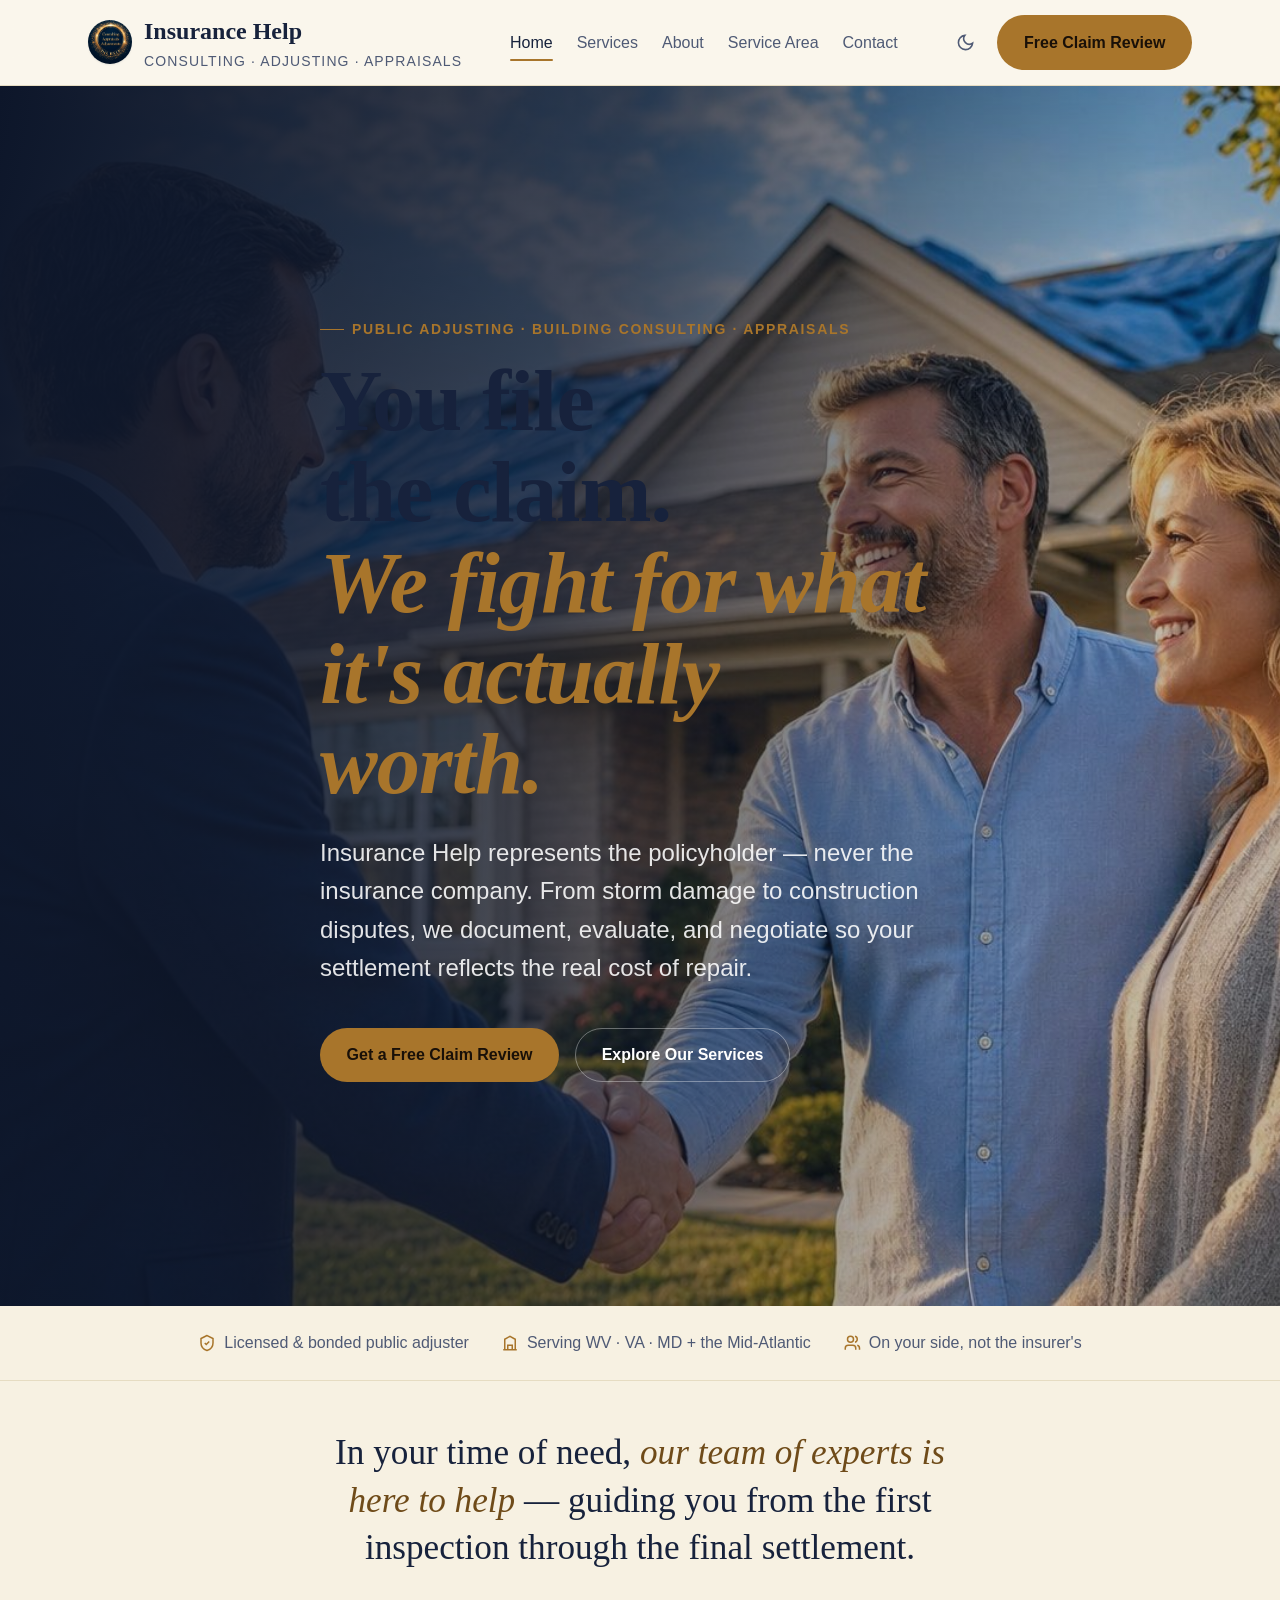
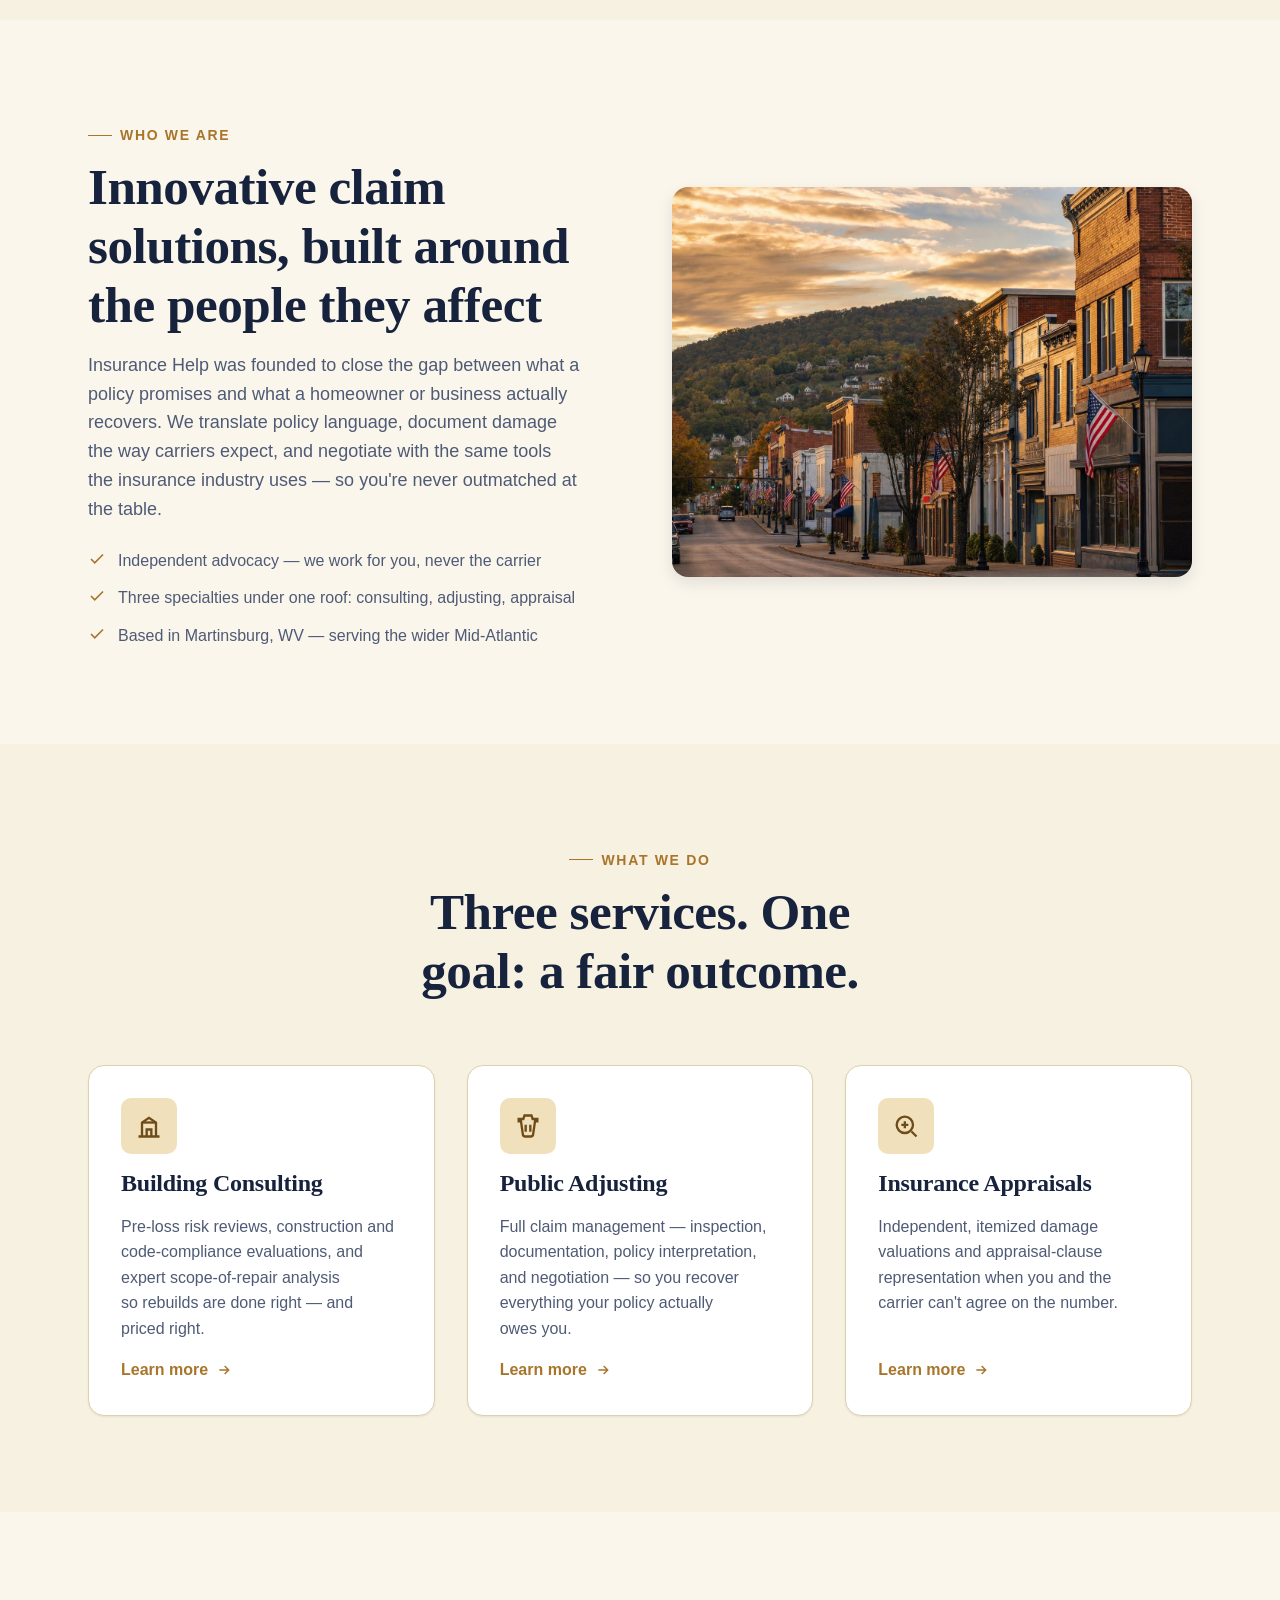
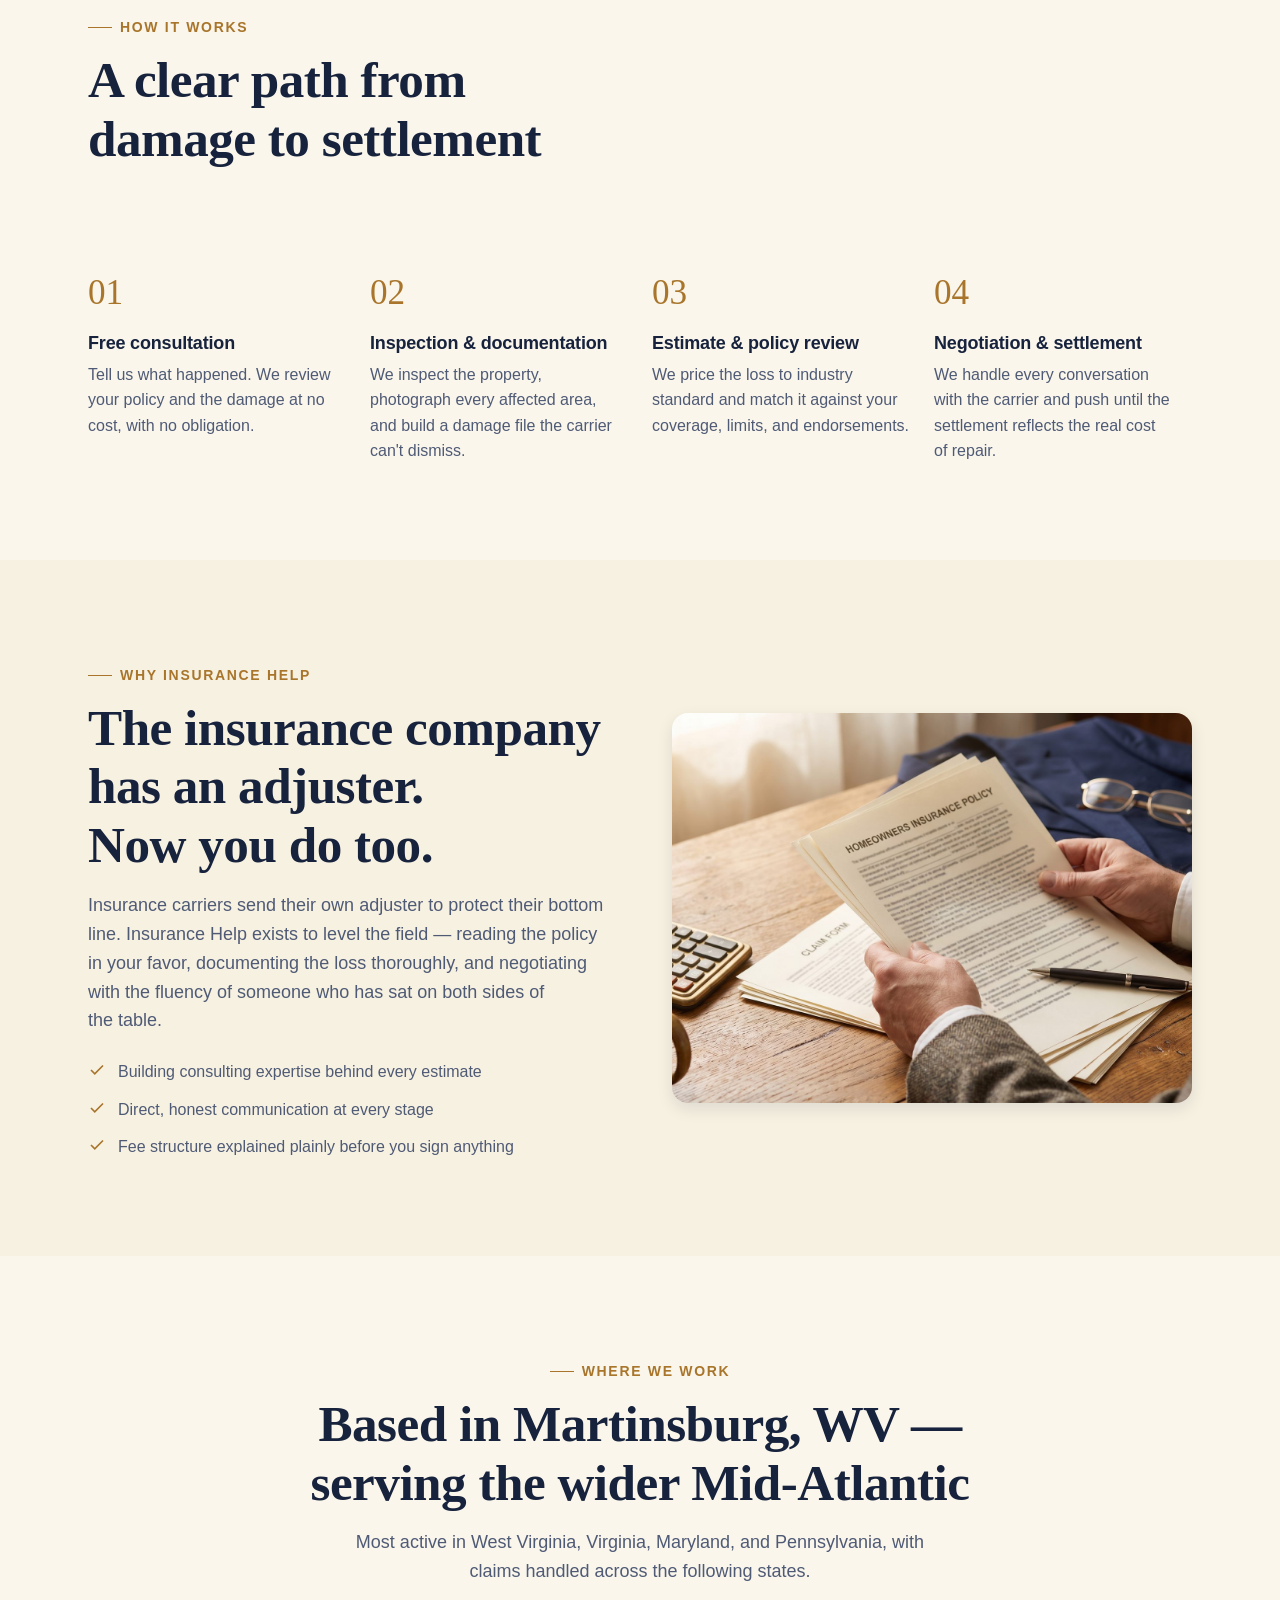
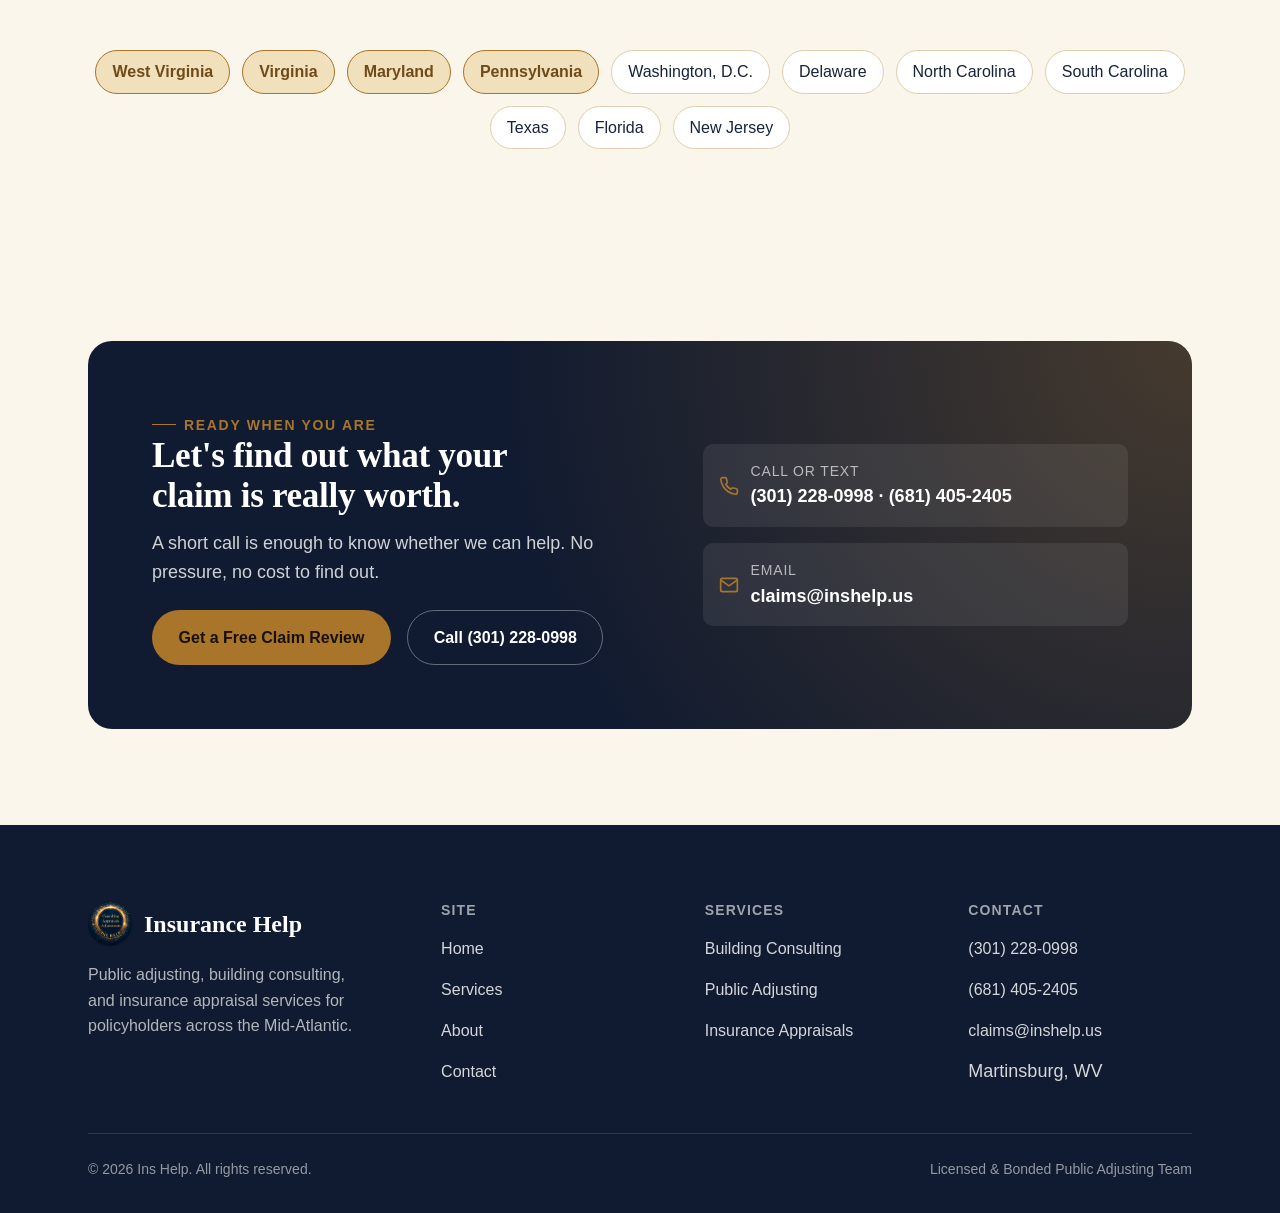
<file: index.html>
<!doctype html>
<html lang="en">
<head>
<meta charset="UTF-8" />
<meta name="viewport" content="width=device-width, initial-scale=1.0" />
<title>Insurance Help | Public Adjusting, Building Consulting & Insurance Appraisals</title>
<meta name="description" content="Insurance Help represents policyholders — not insurance companies — across WV, VA, MD and beyond. Public adjusting, building consulting, and insurance appraisal services for a fair, fully-documented claim." />
<link rel="canonical" href="https://inshelp.us/" />
<meta name="robots" content="index, follow" />
<meta property="og:title" content="Insurance Help | Public Adjusting, Building Consulting & Insurance Appraisals" />
<meta property="og:description" content="Insurance Help represents policyholders — not insurance companies — across the Mid-Atlantic. Get a fair, fully-documented settlement." />
<meta property="og:type" content="website" />
<meta property="og:url" content="https://inshelp.us/" />
<meta property="og:image" content="./assets/images/hero-home.jpg" />
<link rel="icon" href="./assets/images/logo-badge.jpg" />
<link rel="preconnect" href="https://api.fontshare.com" />
<link href="https://api.fontshare.com/v2/css?f[]=zodiak@400,500,600,700&f[]=general-sans@400,500,600,700&display=swap" rel="stylesheet" />
<link rel="stylesheet" href="./base.css" />
<link rel="stylesheet" href="./style.css" />
<script type="application/ld+json">
{
  "@context": "https://schema.org",
  "@type": "InsuranceAgency",
  "name": "Insurance Help",
  "description": "Public adjusting, building consulting, and insurance appraisal services for policyholders across the Eastern Panhandle of West Virginia and the Mid-Atlantic.",
  "areaServed": ["West Virginia","Virginia","Maryland","Pennsylvania","District of Columbia","Delaware","North Carolina","South Carolina","Texas","Florida","New Jersey","Berkeley County, WV","Jefferson County, WV","Morgan County, WV","Hampshire County, WV","Allegany County, MD","Garrett County, MD","Frederick County, MD","Washington County, MD","Montgomery County, MD","Carroll County, MD","Howard County, MD","Charles County, MD","Calvert County, MD","Baltimore County, MD","Anne Arundel County, MD","St. Mary's County, MD","Frederick County, VA","Clarke County, VA","Loudoun County, VA","Fairfax County, VA","Arlington County, VA","Alexandria, VA","Prince William County, VA","Fauquier County, VA","Warren County, VA","Shenandoah County, VA","Culpeper County, VA","Stafford County, VA","Rockingham County, VA","Page County, VA"],
  "address": { "@type": "PostalAddress", "addressLocality": "Martinsburg", "addressRegion": "WV", "addressCountry": "US" },
  "telephone": "+13012280998",
  "email": "claims@inshelp.us",
  "url": "https://inshelp.us/"
}
</script>
</head>
<body>
<a class="sr-only" href="#main">Skip to content</a>

<header class="header">
  <div class="container header-inner">
    <a href="./index.html" class="brand">
      <span class="brand-mark"><img src="./assets/images/logo-badge.jpg" alt="Insurance Help logo" width="44" height="44" /></span>
      <span class="brand-word">Insurance Help<span>Consulting · Adjusting · Appraisals</span></span>
    </a>
    <nav class="nav" aria-label="Primary">
      <ul class="nav-links">
        <li><a href="./index.html" aria-current="page">Home</a></li>
        <li><a href="./services.html">Services</a></li>
        <li><a href="./about.html">About</a></li>
        <li><a href="./about.html#service-area">Service Area</a></li>
        <li><a href="./contact.html">Contact</a></li>
      </ul>
    </nav>
    <div class="header-actions">
      <button class="icon-btn" data-theme-toggle aria-label="Switch theme"></button>
      <a href="./contact.html" class="btn btn--primary btn--primary-desktop">Free Claim Review</a>
      <button class="icon-btn nav-toggle" data-nav-toggle aria-label="Open menu">
        <svg viewBox="0 0 24 24" fill="none" stroke="currentColor" stroke-width="2" stroke-linecap="round"><path d="M3 6h18M3 12h18M3 18h18"/></svg>
      </button>
    </div>
  </div>
</header>

<div class="mobile-panel" data-mobile-panel>
  <div class="mobile-panel-top">
    <span class="brand"><span class="brand-mark"><img src="./assets/images/logo-badge.jpg" alt="" width="44" height="44" /></span> Insurance Help</span>
    <button class="icon-btn" data-mobile-close aria-label="Close menu">
      <svg viewBox="0 0 24 24" fill="none" stroke="currentColor" stroke-width="2" stroke-linecap="round"><path d="M18 6 6 18M6 6l12 12"/></svg>
    </button>
  </div>
  <a href="./index.html">Home</a>
  <a href="./services.html">Services</a>
  <a href="./about.html">About</a>
  <a href="./about.html#service-area">Service Area</a>
  <a href="./contact.html">Contact</a>
  <a href="./contact.html" class="btn btn--primary btn--block">Free Claim Review</a>
</div>

<main id="main">

  <!-- Hero -->
  <section class="hero">
    <div class="hero-media">
      <img src="./assets/images/hero-home.jpg" alt="An Insurance Help public adjuster shaking hands with a homeowner couple in front of their storm-damaged home" loading="eager" />
    </div>
    <div class="container hero-content">
      <span class="eyebrow">Public Adjusting · Building Consulting · Appraisals</span>
      <h1>You file the claim.<br /><em>We fight for what it's actually worth.</em></h1>
      <p class="lede">Insurance Help represents the policyholder — never the insurance company. From storm damage to construction disputes, we document, evaluate, and negotiate so your settlement reflects the real cost of repair.</p>
      <div class="hero-actions">
        <a href="./contact.html" class="btn btn--primary">Get a Free Claim Review</a>
        <a href="./services.html" class="btn btn--on-dark">Explore Our Services</a>
      </div>
    </div>
  </section>

  <!-- Trust bar -->
  <div class="trust-bar">
    <div class="container">
      <ul class="trust-list">
        <li><svg viewBox="0 0 24 24" fill="none" stroke="currentColor" stroke-width="2"><path d="M12 2 4 6v6c0 5 3.5 8.5 8 10 4.5-1.5 8-5 8-10V6l-8-4Z"/><path d="m9 12 2 2 4-4"/></svg> Licensed &amp; bonded public adjuster</li>
        <li><svg viewBox="0 0 24 24" fill="none" stroke="currentColor" stroke-width="2"><path d="M3 21h18M5 21V7l7-4 7 4v14M9 21v-6h6v6"/></svg> Serving WV · VA · MD + the Mid-Atlantic</li>
        <li><svg viewBox="0 0 24 24" fill="none" stroke="currentColor" stroke-width="2"><path d="M17 21v-2a4 4 0 0 0-4-4H7a4 4 0 0 0-4 4v2"/><circle cx="10" cy="7" r="4"/><path d="M22 21v-2a4 4 0 0 0-3-3.87"/><path d="M16 3.13a4 4 0 0 1 0 7.75"/></svg> On your side, not the insurer's</li>
      </ul>
    </div>
  </div>

  <!-- Reassurance -->
  <section class="reassurance">
    <div class="container">
      <p class="reassurance-text">In your time of need, <em>our team of experts is here to help</em> — guiding you from the first inspection through the final settlement.</p>
    </div>
  </section>

  <!-- Intro -->
  <section>
    <div class="container">
      <div class="split">
        <div class="split-body" data-reveal>
          <span class="eyebrow">Who we are</span>
          <h2 class="section-title">Innovative claim solutions, built around the people they affect</h2>
          <p class="text-muted" style="margin-top: var(--space-4);">Insurance Help was founded to close the gap between what a policy promises and what a homeowner or business actually recovers. We translate policy language, document damage the way carriers expect, and negotiate with the same tools the insurance industry uses — so you're never outmatched at the table.</p>
          <ul>
            <li><svg viewBox="0 0 24 24" fill="none" stroke="currentColor" stroke-width="2.2"><path d="M20 6 9 17l-5-5"/></svg> Independent advocacy — we work for you, never the carrier</li>
            <li><svg viewBox="0 0 24 24" fill="none" stroke="currentColor" stroke-width="2.2"><path d="M20 6 9 17l-5-5"/></svg> Three specialties under one roof: consulting, adjusting, appraisal</li>
            <li><svg viewBox="0 0 24 24" fill="none" stroke="currentColor" stroke-width="2.2"><path d="M20 6 9 17l-5-5"/></svg> Based in Martinsburg, WV — serving the wider Mid-Atlantic</li>
          </ul>
        </div>
        <div class="split-media" data-reveal>
          <img src="./assets/images/about-town.jpg" alt="Historic Main Street in the Eastern Panhandle of West Virginia" loading="lazy" />
        </div>
      </div>
    </div>
  </section>

  <!-- Services -->
  <section class="section--offset" id="services">
    <div class="container">
      <div class="section-head section-head--center" data-reveal>
        <span class="eyebrow">What we do</span>
        <h2 class="section-title">Three services. One goal: a fair outcome.</h2>
      </div>
      <div class="grid grid--3">
        <div class="service-card" data-reveal>
          <div class="service-icon"><svg viewBox="0 0 24 24" fill="none" stroke="currentColor" stroke-width="2"><path d="M3 21h18M6 21V9l6-4 6 4v12M10 21v-6h4v6"/><path d="M6 9h12"/></svg></div>
          <h3 class="card-title">Building Consulting</h3>
          <p>Pre-loss risk reviews, construction and code-compliance evaluations, and expert scope-of-repair analysis so rebuilds are done right — and priced right.</p>
          <a class="card-link" href="./services.html#consulting">Learn more <svg viewBox="0 0 24 24" fill="none" stroke="currentColor" stroke-width="2.2"><path d="M5 12h14M13 6l6 6-6 6"/></svg></a>
        </div>
        <div class="service-card" data-reveal>
          <div class="service-icon"><svg viewBox="0 0 24 24" fill="none" stroke="currentColor" stroke-width="2"><path d="M9 3h6l1 3h4v2h-2l-1.6 11.2A2 2 0 0 1 14.4 21H9.6a2 2 0 0 1-2-1.8L6 8H4V6h4l1-3Z"/><path d="M10 11v6M14 11v6"/></svg></div>
          <h3 class="card-title">Public Adjusting</h3>
          <p>Full claim management — inspection, documentation, policy interpretation, and negotiation — so you recover everything your policy actually owes you.</p>
          <a class="card-link" href="./services.html#adjusting">Learn more <svg viewBox="0 0 24 24" fill="none" stroke="currentColor" stroke-width="2.2"><path d="M5 12h14M13 6l6 6-6 6"/></svg></a>
        </div>
        <div class="service-card" data-reveal>
          <div class="service-icon"><svg viewBox="0 0 24 24" fill="none" stroke="currentColor" stroke-width="2"><circle cx="11" cy="11" r="7"/><path d="m21 21-4.3-4.3"/><path d="M11 8v6M8 11h6"/></svg></div>
          <h3 class="card-title">Insurance Appraisals</h3>
          <p>Independent, itemized damage valuations and appraisal-clause representation when you and the carrier can't agree on the number.</p>
          <a class="card-link" href="./services.html#appraisals">Learn more <svg viewBox="0 0 24 24" fill="none" stroke="currentColor" stroke-width="2.2"><path d="M5 12h14M13 6l6 6-6 6"/></svg></a>
        </div>
      </div>
    </div>
  </section>

  <!-- Process -->
  <section>
    <div class="container">
      <div class="section-head" data-reveal>
        <span class="eyebrow">How it works</span>
        <h2 class="section-title">A clear path from damage to settlement</h2>
      </div>
      <div class="steps">
        <div class="step" data-reveal>
          <h3>Free consultation</h3>
          <p>Tell us what happened. We review your policy and the damage at no cost, with no obligation.</p>
        </div>
        <div class="step" data-reveal>
          <h3>Inspection &amp; documentation</h3>
          <p>We inspect the property, photograph every affected area, and build a damage file the carrier can't dismiss.</p>
        </div>
        <div class="step" data-reveal>
          <h3>Estimate &amp; policy review</h3>
          <p>We price the loss to industry standard and match it against your coverage, limits, and endorsements.</p>
        </div>
        <div class="step" data-reveal>
          <h3>Negotiation &amp; settlement</h3>
          <p>We handle every conversation with the carrier and push until the settlement reflects the real cost of repair.</p>
        </div>
      </div>
    </div>
  </section>

  <!-- Why choose us -->
  <section class="section--offset">
    <div class="container">
      <div class="split reverse">
        <div class="split-media" data-reveal>
          <img src="./assets/images/cta-consult.jpg" alt="Reviewing a homeowners insurance policy and claim paperwork" loading="lazy" />
        </div>
        <div class="split-body" data-reveal>
          <span class="eyebrow">Why Insurance Help</span>
          <h2 class="section-title">The insurance company has an adjuster. Now you do too.</h2>
          <p class="text-muted" style="margin-top: var(--space-4);">Insurance carriers send their own adjuster to protect their bottom line. Insurance Help exists to level the field — reading the policy in your favor, documenting the loss thoroughly, and negotiating with the fluency of someone who has sat on both sides of the table.</p>
          <ul>
            <li><svg viewBox="0 0 24 24" fill="none" stroke="currentColor" stroke-width="2.2"><path d="M20 6 9 17l-5-5"/></svg> Building consulting expertise behind every estimate</li>
            <li><svg viewBox="0 0 24 24" fill="none" stroke="currentColor" stroke-width="2.2"><path d="M20 6 9 17l-5-5"/></svg> Direct, honest communication at every stage</li>
            <li><svg viewBox="0 0 24 24" fill="none" stroke="currentColor" stroke-width="2.2"><path d="M20 6 9 17l-5-5"/></svg> Fee structure explained plainly before you sign anything</li>
          </ul>
        </div>
      </div>
    </div>
  </section>

  <!-- Service area -->
  <section>
    <div class="container">
      <div class="section-head section-head--center" data-reveal>
        <span class="eyebrow">Where we work</span>
        <h2 class="section-title">Based in Martinsburg, WV — serving the wider Mid-Atlantic</h2>
        <p class="text-muted" style="margin-top: var(--space-4); margin-inline:auto;">Most active in West Virginia, Virginia, Maryland, and Pennsylvania, with claims handled across the following states.</p>
      </div>
      <div class="area-pills" style="justify-content:center;" data-reveal>
        <span class="area-pill area-pill--primary">West Virginia</span>
        <span class="area-pill area-pill--primary">Virginia</span>
        <span class="area-pill area-pill--primary">Maryland</span>
        <span class="area-pill area-pill--primary">Pennsylvania</span>
        <span class="area-pill">Washington, D.C.</span>
        <span class="area-pill">Delaware</span>
        <span class="area-pill">North Carolina</span>
        <span class="area-pill">South Carolina</span>
        <span class="area-pill">Texas</span>
        <span class="area-pill">Florida</span>
        <span class="area-pill">New Jersey</span>
      </div>
    </div>
  </section>

  <!-- CTA banner -->
  <section>
    <div class="container">
      <div class="cta-banner" data-reveal>
        <div>
          <span class="eyebrow">Ready when you are</span>
          <h2>Let's find out what your claim is really worth.</h2>
          <p>A short call is enough to know whether we can help. No pressure, no cost to find out.</p>
          <div class="cta-actions">
            <a href="./contact.html" class="btn btn--primary">Get a Free Claim Review</a>
            <a href="tel:+13012280998" class="btn btn--on-dark">Call (301) 228-0998</a>
          </div>
        </div>
        <div class="cta-contacts">
          <div class="cta-contact">
            <svg viewBox="0 0 24 24" fill="none" stroke="currentColor" stroke-width="2"><path d="M22 16.92v3a2 2 0 0 1-2.18 2 19.8 19.8 0 0 1-8.63-3.07 19.5 19.5 0 0 1-6-6 19.8 19.8 0 0 1-3.07-8.67A2 2 0 0 1 4.11 2h3a2 2 0 0 1 2 1.72c.13 1 .36 1.98.68 2.92a2 2 0 0 1-.45 2.11L8.09 9.91a16 16 0 0 0 6 6l1.16-1.16a2 2 0 0 1 2.11-.45c.94.32 1.92.55 2.92.68A2 2 0 0 1 22 16.92Z"/></svg>
            <div><div class="lbl">Call or text</div><div class="val">(301) 228-0998 · (681) 405-2405</div></div>
          </div>
          <div class="cta-contact">
            <svg viewBox="0 0 24 24" fill="none" stroke="currentColor" stroke-width="2"><rect x="2" y="4" width="20" height="16" rx="2"/><path d="m22 6-10 7L2 6"/></svg>
            <div><div class="lbl">Email</div><div class="val">claims@inshelp.us</div></div>
          </div>
        </div>
      </div>
    </div>
  </section>

</main>

<footer class="footer">
  <div class="container">
    <div class="footer-grid">
      <div class="footer-brand">
        <span class="brand"><span class="brand-mark"><img src="./assets/images/logo-badge.jpg" alt="" width="44" height="44" /></span> Insurance Help</span>
        <p>Public adjusting, building consulting, and insurance appraisal services for policyholders across the Mid-Atlantic.</p>
      </div>
      <div>
        <h4>Site</h4>
        <ul>
          <li><a href="./index.html">Home</a></li>
          <li><a href="./services.html">Services</a></li>
          <li><a href="./about.html">About</a></li>
          <li><a href="./contact.html">Contact</a></li>
        </ul>
      </div>
      <div>
        <h4>Services</h4>
        <ul>
          <li><a href="./services.html#consulting">Building Consulting</a></li>
          <li><a href="./services.html#adjusting">Public Adjusting</a></li>
          <li><a href="./services.html#appraisals">Insurance Appraisals</a></li>
        </ul>
      </div>
      <div>
        <h4>Contact</h4>
        <ul>
          <li><a href="tel:+13012280998">(301) 228-0998</a></li>
          <li><a href="tel:+16814052405">(681) 405-2405</a></li>
          <li><a href="mailto:claims@inshelp.us">claims@inshelp.us</a></li>
          <li>Martinsburg, WV</li>
        </ul>
      </div>
    </div>
    <div class="footer-bottom">
      <span>© <span data-year></span> Ins Help. All rights reserved.</span>
      <span>Licensed & Bonded Public Adjusting Team</span>
    </div>
  </div>
</footer>

<script src="./app.js"></script>
</body>
</html>
</file>
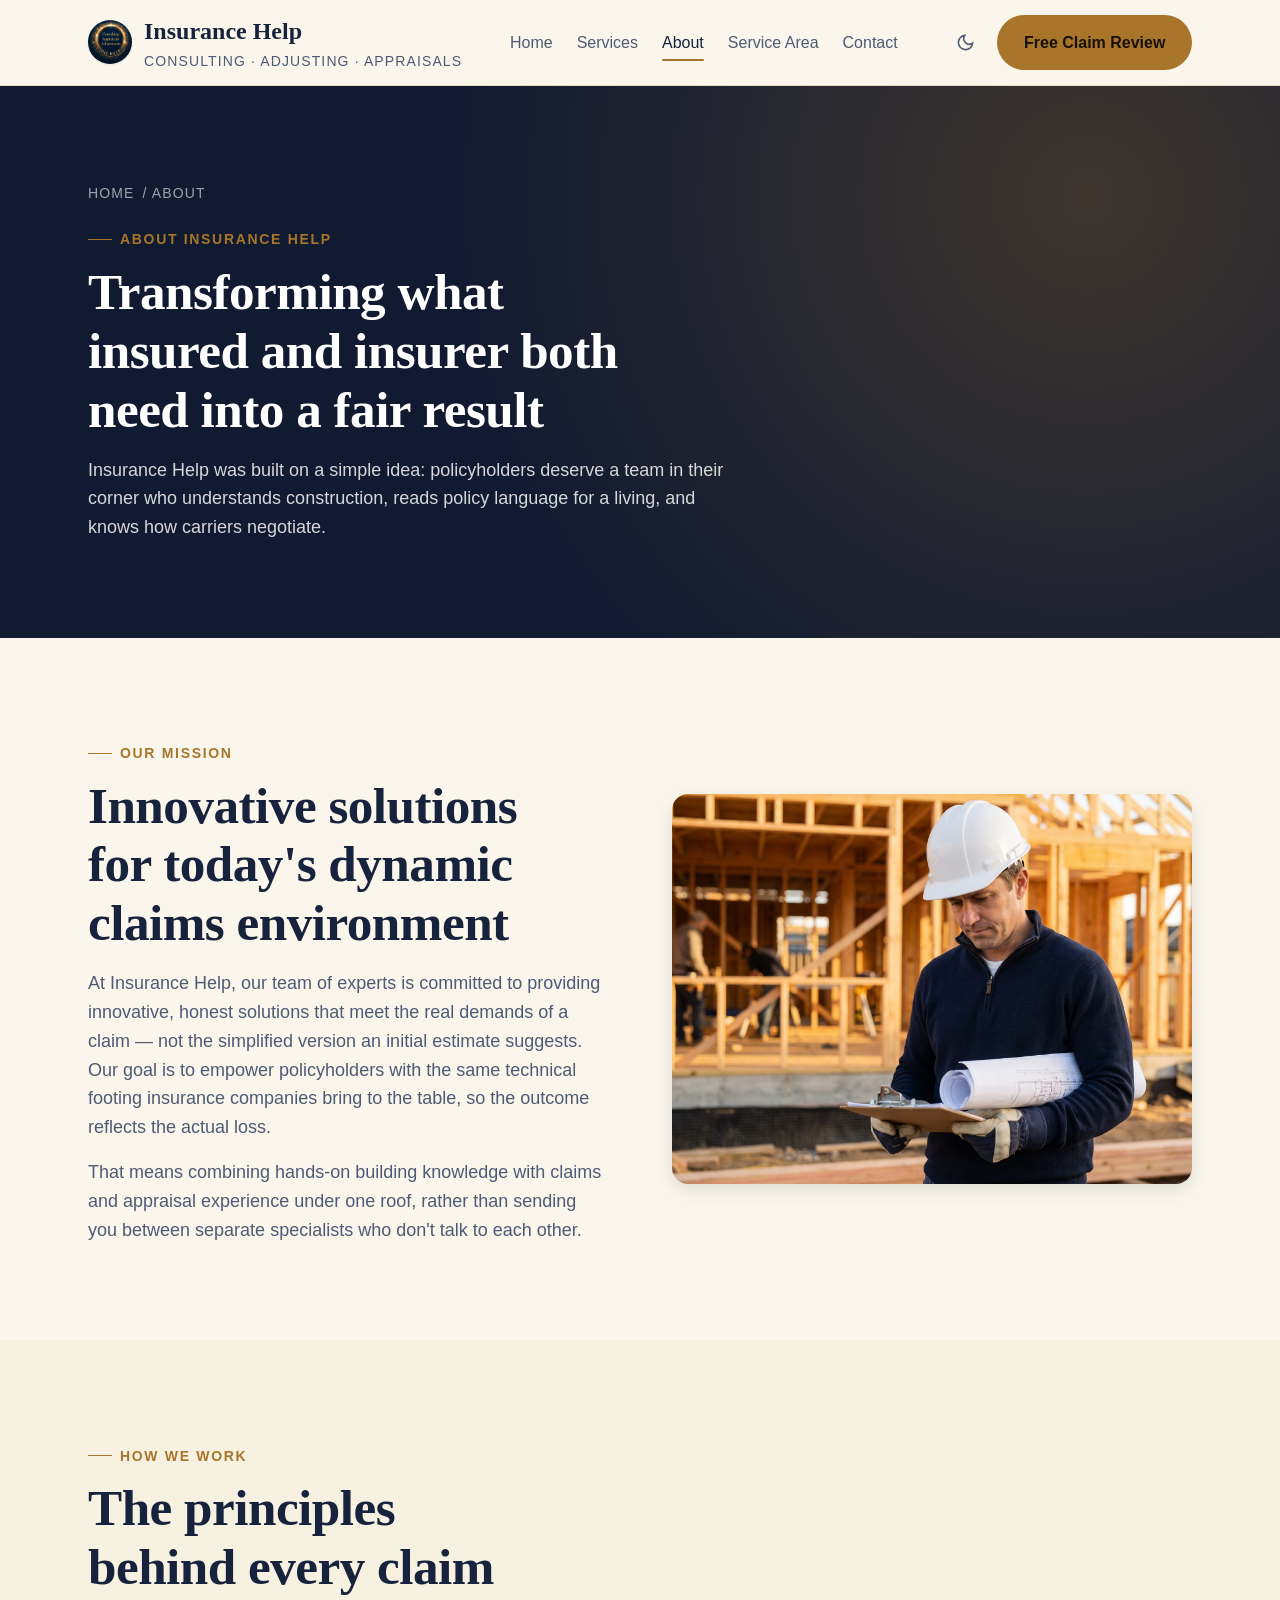
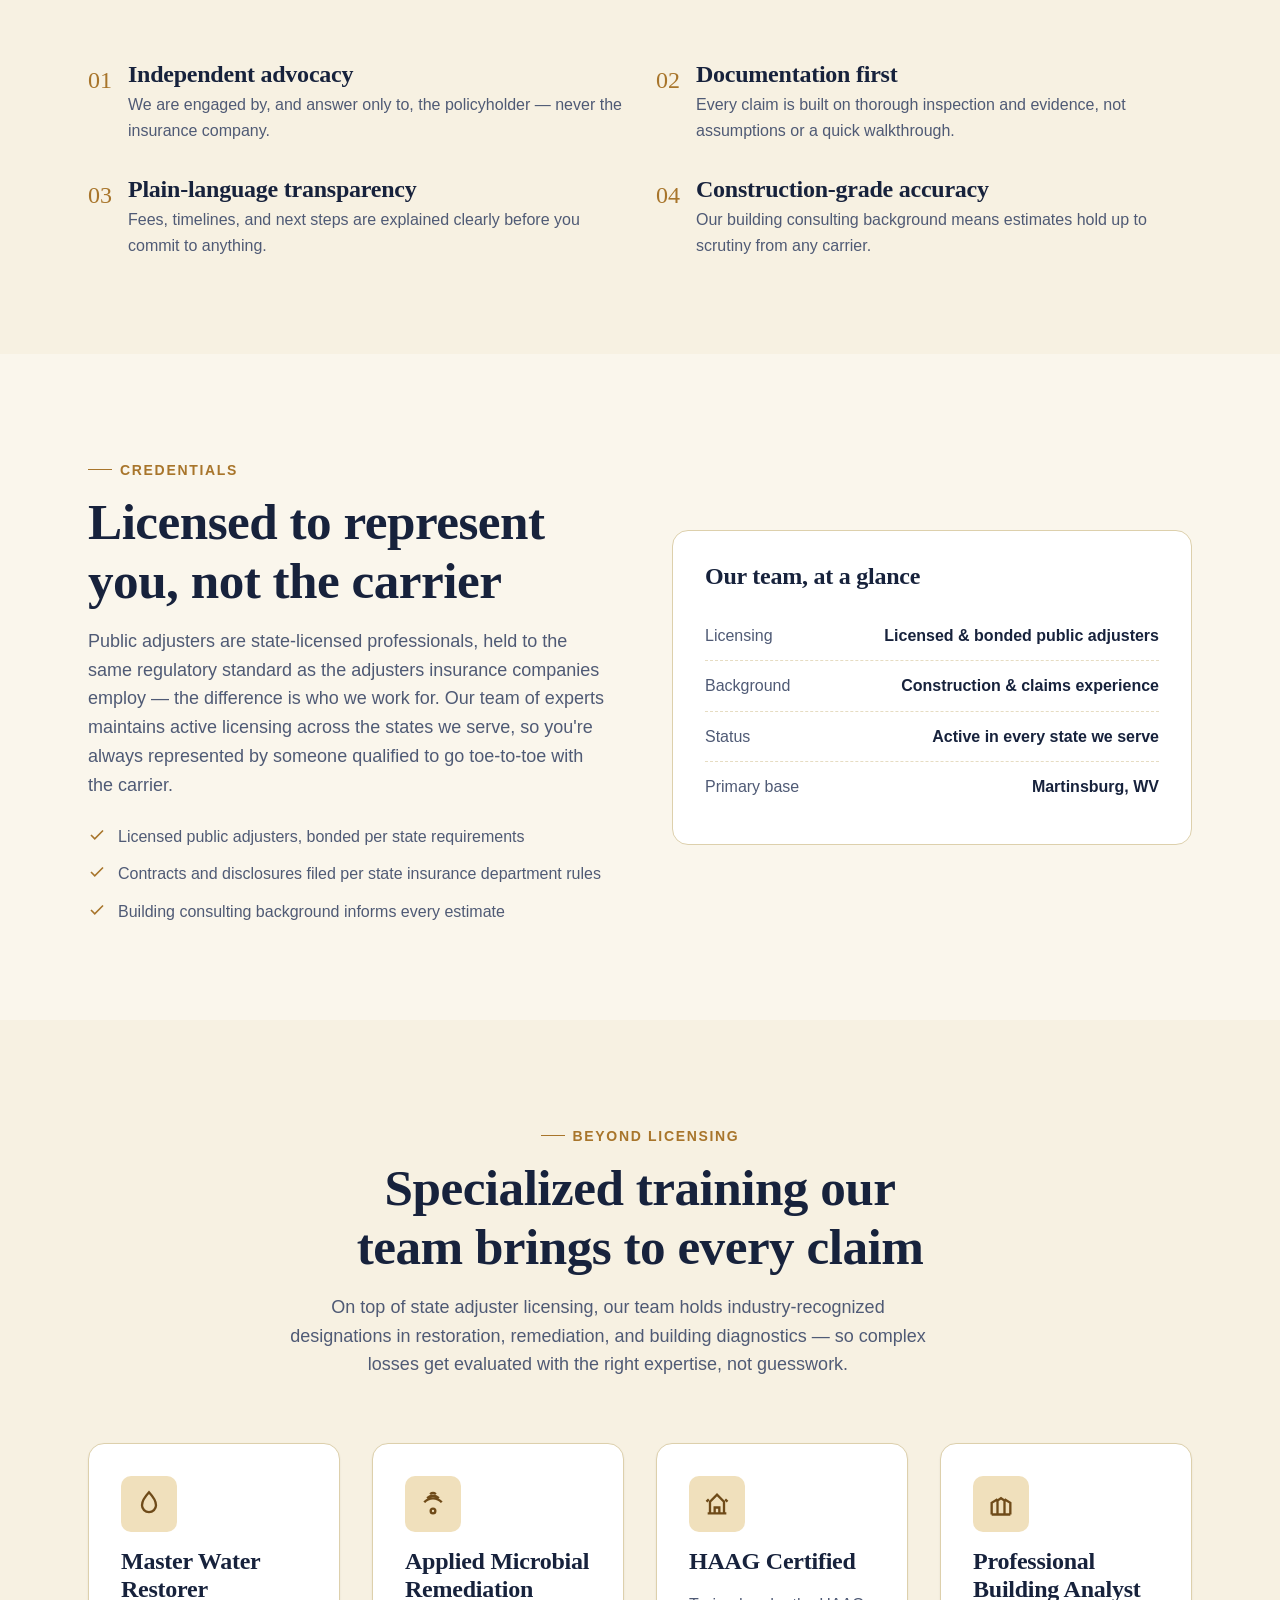
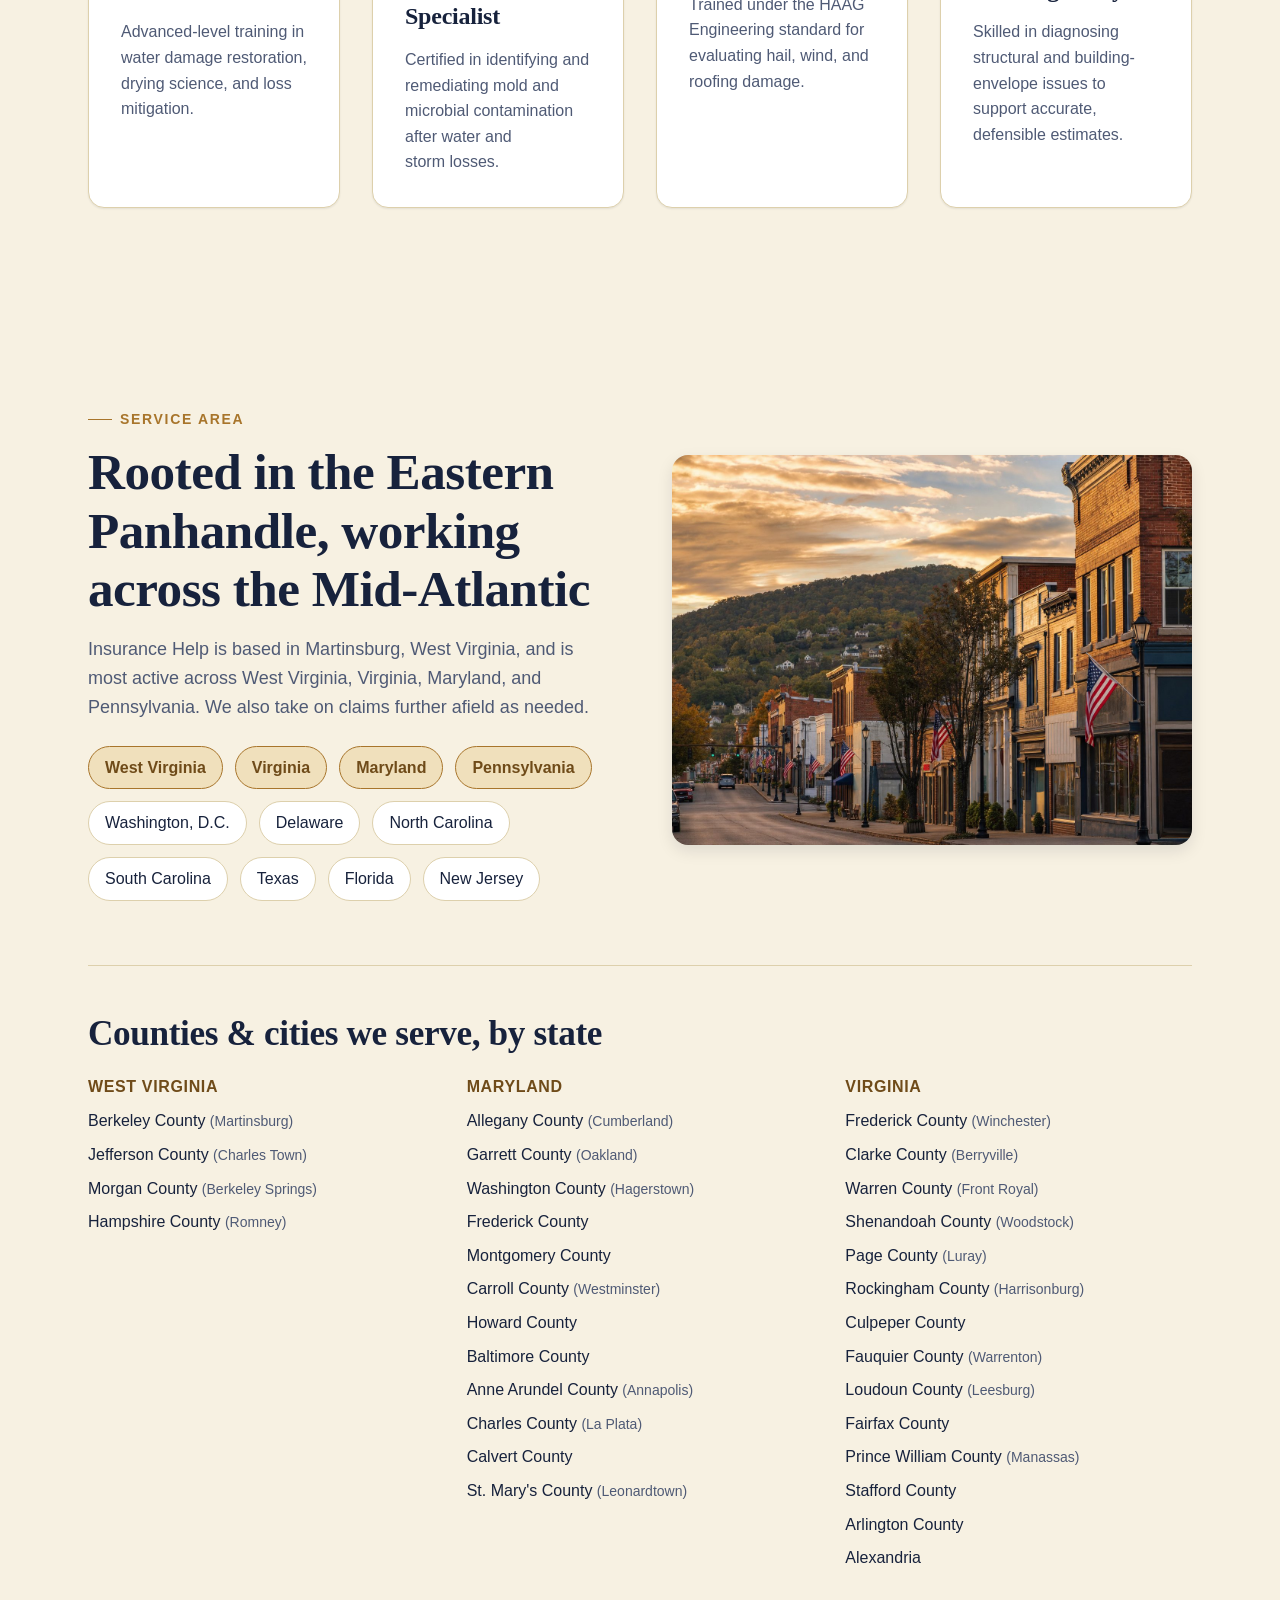
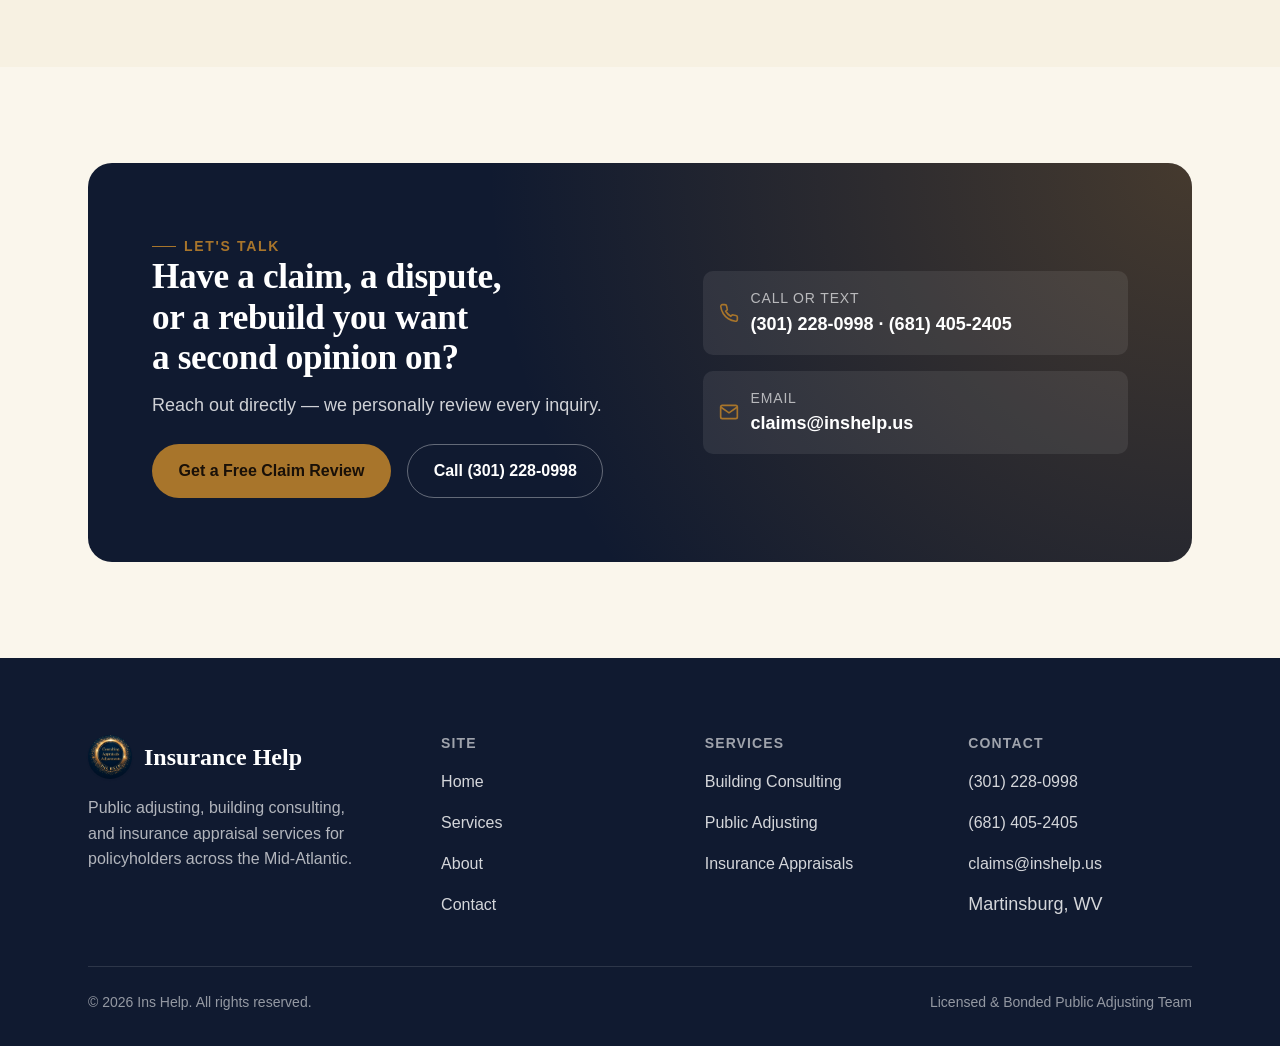
<file: about.html>
<!doctype html>
<html lang="en">
<head>
<meta charset="UTF-8" />
<meta name="viewport" content="width=device-width, initial-scale=1.0" />
<title>About Insurance Help | Public Adjuster Serving the Mid-Atlantic</title>
<meta name="description" content="Insurance Help is a licensed public adjusting, building consulting, and insurance appraisal firm based in Martinsburg, WV, representing policyholders across the Mid-Atlantic." />
<link rel="canonical" href="https://inshelp.us/about.html" />
<meta name="robots" content="index, follow" />
<meta property="og:title" content="About Insurance Help | Public Adjuster Serving the Mid-Atlantic" />
<meta property="og:description" content="Insurance Help is a licensed public adjusting, building consulting, and insurance appraisal firm based in Martinsburg, WV, representing policyholders across the Mid-Atlantic." />
<meta property="og:type" content="website" />
<meta property="og:url" content="https://inshelp.us/about.html" />
<meta property="og:image" content="./assets/images/about-town.jpg" />
<link rel="icon" href="./assets/images/logo-badge.jpg" />
<link rel="preconnect" href="https://api.fontshare.com" />
<link href="https://api.fontshare.com/v2/css?f[]=zodiak@400,500,600,700&f[]=general-sans@400,500,600,700&display=swap" rel="stylesheet" />
<link rel="stylesheet" href="./base.css" />
<link rel="stylesheet" href="./style.css" />
<script type="application/ld+json">
{
  "@context": "https://schema.org",
  "@type": "InsuranceAgency",
  "name": "Insurance Help",
  "description": "Public adjusting, building consulting, and insurance appraisal services for policyholders across the Eastern Panhandle of West Virginia and the Mid-Atlantic.",
  "areaServed": ["West Virginia","Virginia","Maryland","Pennsylvania","District of Columbia","Delaware","North Carolina","South Carolina","Texas","Florida","New Jersey","Berkeley County, WV","Jefferson County, WV","Morgan County, WV","Hampshire County, WV","Allegany County, MD","Garrett County, MD","Frederick County, MD","Washington County, MD","Montgomery County, MD","Carroll County, MD","Howard County, MD","Charles County, MD","Calvert County, MD","Baltimore County, MD","Anne Arundel County, MD","St. Mary's County, MD","Frederick County, VA","Clarke County, VA","Loudoun County, VA","Fairfax County, VA","Arlington County, VA","Alexandria, VA","Prince William County, VA","Fauquier County, VA","Warren County, VA","Shenandoah County, VA","Culpeper County, VA","Stafford County, VA","Rockingham County, VA","Page County, VA"],
  "address": { "@type": "PostalAddress", "addressLocality": "Martinsburg", "addressRegion": "WV", "addressCountry": "US" },
  "telephone": "+13012280998",
  "email": "claims@inshelp.us",
  "url": "https://inshelp.us/about.html"
}
</script>
</head>
<body>
<a class="sr-only" href="#main">Skip to content</a>

<header class="header">
  <div class="container header-inner">
    <a href="./index.html" class="brand">
      <span class="brand-mark"><img src="./assets/images/logo-badge.jpg" alt="Insurance Help logo" width="44" height="44" /></span>
      <span class="brand-word">Insurance Help<span>Consulting · Adjusting · Appraisals</span></span>
    </a>
    <nav class="nav" aria-label="Primary">
      <ul class="nav-links">
        <li><a href="./index.html">Home</a></li>
        <li><a href="./services.html">Services</a></li>
        <li><a href="./about.html" aria-current="page">About</a></li>
        <li><a href="./about.html#service-area">Service Area</a></li>
        <li><a href="./contact.html">Contact</a></li>
      </ul>
    </nav>
    <div class="header-actions">
      <button class="icon-btn" data-theme-toggle aria-label="Switch theme"></button>
      <a href="./contact.html" class="btn btn--primary btn--primary-desktop">Free Claim Review</a>
      <button class="icon-btn nav-toggle" data-nav-toggle aria-label="Open menu">
        <svg viewBox="0 0 24 24" fill="none" stroke="currentColor" stroke-width="2" stroke-linecap="round"><path d="M3 6h18M3 12h18M3 18h18"/></svg>
      </button>
    </div>
  </div>
</header>

<div class="mobile-panel" data-mobile-panel>
  <div class="mobile-panel-top">
    <span class="brand"><span class="brand-mark"><img src="./assets/images/logo-badge.jpg" alt="" width="44" height="44" /></span> Insurance Help</span>
    <button class="icon-btn" data-mobile-close aria-label="Close menu">
      <svg viewBox="0 0 24 24" fill="none" stroke="currentColor" stroke-width="2" stroke-linecap="round"><path d="M18 6 6 18M6 6l12 12"/></svg>
    </button>
  </div>
  <a href="./index.html">Home</a>
  <a href="./services.html">Services</a>
  <a href="./about.html">About</a>
  <a href="./about.html#service-area">Service Area</a>
  <a href="./contact.html">Contact</a>
  <a href="./contact.html" class="btn btn--primary btn--block">Free Claim Review</a>
</div>

<main id="main">

  <section class="page-hero">
    <div class="container">
      <div class="breadcrumb"><a href="./index.html">Home</a> / About</div>
      <span class="eyebrow">About Insurance Help</span>
      <h1>Transforming what insured and insurer both need into a fair result</h1>
      <p>Insurance Help was built on a simple idea: policyholders deserve a team in their corner who understands construction, reads policy language for a living, and knows how carriers negotiate.</p>
    </div>
  </section>

  <!-- Mission -->
  <section>
    <div class="container">
      <div class="split">
        <div class="split-body" data-reveal>
          <span class="eyebrow">Our mission</span>
          <h2 class="section-title">Innovative solutions for today's dynamic claims environment</h2>
          <p class="text-muted" style="margin-top: var(--space-4);">At Insurance Help, our team of experts is committed to providing innovative, honest solutions that meet the real demands of a claim — not the simplified version an initial estimate suggests. Our goal is to empower policyholders with the same technical footing insurance companies bring to the table, so the outcome reflects the actual loss.</p>
          <p class="text-muted" style="margin-top: var(--space-4);">That means combining hands-on building knowledge with claims and appraisal experience under one roof, rather than sending you between separate specialists who don't talk to each other.</p>
        </div>
        <div class="split-media" data-reveal>
          <img src="./assets/images/service-consulting.jpg" alt="Building consultant reviewing blueprints at a residential construction site" loading="lazy" />
        </div>
      </div>
    </div>
  </section>

  <!-- Values -->
  <section class="section--offset">
    <div class="container">
      <div class="section-head" data-reveal>
        <span class="eyebrow">How we work</span>
        <h2 class="section-title">The principles behind every claim</h2>
      </div>
      <div class="grid grid--2">
        <div class="value-item" data-reveal>
          <span class="num">01</span>
          <div>
            <h3 class="card-title">Independent advocacy</h3>
            <p>We are engaged by, and answer only to, the policyholder — never the insurance company.</p>
          </div>
        </div>
        <div class="value-item" data-reveal>
          <span class="num">02</span>
          <div>
            <h3 class="card-title">Documentation first</h3>
            <p>Every claim is built on thorough inspection and evidence, not assumptions or a quick walkthrough.</p>
          </div>
        </div>
        <div class="value-item" data-reveal>
          <span class="num">03</span>
          <div>
            <h3 class="card-title">Plain-language transparency</h3>
            <p>Fees, timelines, and next steps are explained clearly before you commit to anything.</p>
          </div>
        </div>
        <div class="value-item" data-reveal>
          <span class="num">04</span>
          <div>
            <h3 class="card-title">Construction-grade accuracy</h3>
            <p>Our building consulting background means estimates hold up to scrutiny from any carrier.</p>
          </div>
        </div>
      </div>
    </div>
  </section>

  <!-- Credentials -->
  <section>
    <div class="container">
      <div class="split reverse">
        <div class="split-media" data-reveal>
          <div class="credential-card">
            <h3 class="card-title">Our team, at a glance</h3>
            <dl>
              <div class="credential-row"><dt>Licensing</dt><dd>Licensed &amp; bonded public adjusters</dd></div>
              <div class="credential-row"><dt>Background</dt><dd>Construction &amp; claims experience</dd></div>
              <div class="credential-row"><dt>Status</dt><dd>Active in every state we serve</dd></div>
              <div class="credential-row"><dt>Primary base</dt><dd>Martinsburg, WV</dd></div>
            </dl>
          </div>
        </div>
        <div class="split-body" data-reveal>
          <span class="eyebrow">Credentials</span>
          <h2 class="section-title">Licensed to represent you, not the carrier</h2>
          <p class="text-muted" style="margin-top: var(--space-4);">Public adjusters are state-licensed professionals, held to the same regulatory standard as the adjusters insurance companies employ — the difference is who we work for. Our team of experts maintains active licensing across the states we serve, so you're always represented by someone qualified to go toe-to-toe with the carrier.</p>
          <ul>
            <li><svg viewBox="0 0 24 24" fill="none" stroke="currentColor" stroke-width="2.2"><path d="M20 6 9 17l-5-5"/></svg> Licensed public adjusters, bonded per state requirements</li>
            <li><svg viewBox="0 0 24 24" fill="none" stroke="currentColor" stroke-width="2.2"><path d="M20 6 9 17l-5-5"/></svg> Contracts and disclosures filed per state insurance department rules</li>
            <li><svg viewBox="0 0 24 24" fill="none" stroke="currentColor" stroke-width="2.2"><path d="M20 6 9 17l-5-5"/></svg> Building consulting background informs every estimate</li>
          </ul>
        </div>
      </div>
    </div>
  </section>

  <!-- Designations -->
  <section class="section--offset">
    <div class="container">
      <div class="section-head section-head--center" data-reveal>
        <span class="eyebrow">Beyond licensing</span>
        <h2 class="section-title">Specialized training our team brings to every claim</h2>
        <p class="text-muted" style="margin-top: var(--space-4); max-width: var(--content-narrow);">On top of state adjuster licensing, our team holds industry-recognized designations in restoration, remediation, and building diagnostics — so complex losses get evaluated with the right expertise, not guesswork.</p>
      </div>
      <div class="grid grid--4">
        <div class="service-card" data-reveal>
          <div class="service-icon"><svg viewBox="0 0 24 24" fill="none" stroke="currentColor" stroke-width="2"><path d="M12 2s6 6.5 6 11a6 6 0 0 1-12 0c0-4.5 6-11 6-11Z"/></svg></div>
          <h3 class="card-title">Master Water Restorer</h3>
          <p>Advanced-level training in water damage restoration, drying science, and loss mitigation.</p>
        </div>
        <div class="service-card" data-reveal>
          <div class="service-icon"><svg viewBox="0 0 24 24" fill="none" stroke="currentColor" stroke-width="2"><path d="M9.5 3.5a4 4 0 0 1 5 0M7 7a7 7 0 0 1 10 0M4.5 10.5a10 10 0 0 1 15 0"/><circle cx="12" cy="18" r="2"/></svg></div>
          <h3 class="card-title">Applied Microbial Remediation Specialist</h3>
          <p>Certified in identifying and remediating mold and microbial contamination after water and storm losses.</p>
        </div>
        <div class="service-card" data-reveal>
          <div class="service-icon"><svg viewBox="0 0 24 24" fill="none" stroke="currentColor" stroke-width="2"><path d="M4 20h16M6 20V10l6-6 6 6v10M10 20v-5h4v5"/><path d="m3 10 2-2M21 10l-2-2"/></svg></div>
          <h3 class="card-title">HAAG Certified</h3>
          <p>Trained under the HAAG Engineering standard for evaluating hail, wind, and roofing damage.</p>
        </div>
        <div class="service-card" data-reveal>
          <div class="service-icon"><svg viewBox="0 0 24 24" fill="none" stroke="currentColor" stroke-width="2"><path d="M9 21V9l3-2 3 2v12M4 21h16M4 21V11l5-3M20 21V11l-5-3"/></svg></div>
          <h3 class="card-title">Professional Building Analyst</h3>
          <p>Skilled in diagnosing structural and building-envelope issues to support accurate, defensible estimates.</p>
        </div>
      </div>
    </div>
  </section>

  <!-- Service area -->
  <section class="section--offset" id="service-area">
    <div class="container">
      <div class="split">
        <div class="split-body" data-reveal>
          <span class="eyebrow">Service area</span>
          <h2 class="section-title">Rooted in the Eastern Panhandle, working across the Mid-Atlantic</h2>
          <p class="text-muted" style="margin-top: var(--space-4);">Insurance Help is based in Martinsburg, West Virginia, and is most active across West Virginia, Virginia, Maryland, and Pennsylvania. We also take on claims further afield as needed.</p>
          <div class="area-pills" style="margin-top: var(--space-6);">
            <span class="area-pill area-pill--primary">West Virginia</span>
            <span class="area-pill area-pill--primary">Virginia</span>
            <span class="area-pill area-pill--primary">Maryland</span>
            <span class="area-pill area-pill--primary">Pennsylvania</span>
            <span class="area-pill">Washington, D.C.</span>
            <span class="area-pill">Delaware</span>
            <span class="area-pill">North Carolina</span>
            <span class="area-pill">South Carolina</span>
            <span class="area-pill">Texas</span>
            <span class="area-pill">Florida</span>
            <span class="area-pill">New Jersey</span>
          </div>
        </div>
        <div class="split-media" data-reveal>
          <img src="./assets/images/about-town.jpg" alt="Historic Main Street in the Eastern Panhandle of West Virginia at golden hour" loading="lazy" />
        </div>
      </div>

      <div class="county-coverage" data-reveal>
        <h3 class="county-coverage-title">Counties &amp; cities we serve, by state</h3>
        <div class="county-groups">
          <div class="county-group">
            <h4>West Virginia</h4>
            <ul class="county-list">
              <li>Berkeley County <span class="county-seat">(Martinsburg)</span></li>
              <li>Jefferson County <span class="county-seat">(Charles Town)</span></li>
              <li>Morgan County <span class="county-seat">(Berkeley Springs)</span></li>
              <li>Hampshire County <span class="county-seat">(Romney)</span></li>
            </ul>
          </div>
          <div class="county-group">
            <h4>Maryland</h4>
            <ul class="county-list">
              <li>Allegany County <span class="county-seat">(Cumberland)</span></li>
              <li>Garrett County <span class="county-seat">(Oakland)</span></li>
              <li>Washington County <span class="county-seat">(Hagerstown)</span></li>
              <li>Frederick County</li>
              <li>Montgomery County</li>
              <li>Carroll County <span class="county-seat">(Westminster)</span></li>
              <li>Howard County</li>
              <li>Baltimore County</li>
              <li>Anne Arundel County <span class="county-seat">(Annapolis)</span></li>
              <li>Charles County <span class="county-seat">(La Plata)</span></li>
              <li>Calvert County</li>
              <li>St. Mary's County <span class="county-seat">(Leonardtown)</span></li>
            </ul>
          </div>
          <div class="county-group">
            <h4>Virginia</h4>
            <ul class="county-list">
              <li>Frederick County <span class="county-seat">(Winchester)</span></li>
              <li>Clarke County <span class="county-seat">(Berryville)</span></li>
              <li>Warren County <span class="county-seat">(Front Royal)</span></li>
              <li>Shenandoah County <span class="county-seat">(Woodstock)</span></li>
              <li>Page County <span class="county-seat">(Luray)</span></li>
              <li>Rockingham County <span class="county-seat">(Harrisonburg)</span></li>
              <li>Culpeper County</li>
              <li>Fauquier County <span class="county-seat">(Warrenton)</span></li>
              <li>Loudoun County <span class="county-seat">(Leesburg)</span></li>
              <li>Fairfax County</li>
              <li>Prince William County <span class="county-seat">(Manassas)</span></li>
              <li>Stafford County</li>
              <li>Arlington County</li>
              <li>Alexandria</li>
            </ul>
          </div>
        </div>
      </div>
    </div>
  </section>

  <!-- CTA banner -->
  <section>
    <div class="container">
      <div class="cta-banner" data-reveal>
        <div>
          <span class="eyebrow">Let's talk</span>
          <h2>Have a claim, a dispute, or a rebuild you want a second opinion on?</h2>
          <p>Reach out directly — we personally review every inquiry.</p>
          <div class="cta-actions">
            <a href="./contact.html" class="btn btn--primary">Get a Free Claim Review</a>
            <a href="tel:+13012280998" class="btn btn--on-dark">Call (301) 228-0998</a>
          </div>
        </div>
        <div class="cta-contacts">
          <div class="cta-contact">
            <svg viewBox="0 0 24 24" fill="none" stroke="currentColor" stroke-width="2"><path d="M22 16.92v3a2 2 0 0 1-2.18 2 19.8 19.8 0 0 1-8.63-3.07 19.5 19.5 0 0 1-6-6 19.8 19.8 0 0 1-3.07-8.67A2 2 0 0 1 4.11 2h3a2 2 0 0 1 2 1.72c.13 1 .36 1.98.68 2.92a2 2 0 0 1-.45 2.11L8.09 9.91a16 16 0 0 0 6 6l1.16-1.16a2 2 0 0 1 2.11-.45c.94.32 1.92.55 2.92.68A2 2 0 0 1 22 16.92Z"/></svg>
            <div><div class="lbl">Call or text</div><div class="val">(301) 228-0998 · (681) 405-2405</div></div>
          </div>
          <div class="cta-contact">
            <svg viewBox="0 0 24 24" fill="none" stroke="currentColor" stroke-width="2"><rect x="2" y="4" width="20" height="16" rx="2"/><path d="m22 6-10 7L2 6"/></svg>
            <div><div class="lbl">Email</div><div class="val">claims@inshelp.us</div></div>
          </div>
        </div>
      </div>
    </div>
  </section>

</main>

<footer class="footer">
  <div class="container">
    <div class="footer-grid">
      <div class="footer-brand">
        <span class="brand"><span class="brand-mark"><img src="./assets/images/logo-badge.jpg" alt="" width="44" height="44" /></span> Insurance Help</span>
        <p>Public adjusting, building consulting, and insurance appraisal services for policyholders across the Mid-Atlantic.</p>
      </div>
      <div>
        <h4>Site</h4>
        <ul>
          <li><a href="./index.html">Home</a></li>
          <li><a href="./services.html">Services</a></li>
          <li><a href="./about.html">About</a></li>
          <li><a href="./contact.html">Contact</a></li>
        </ul>
      </div>
      <div>
        <h4>Services</h4>
        <ul>
          <li><a href="./services.html#consulting">Building Consulting</a></li>
          <li><a href="./services.html#adjusting">Public Adjusting</a></li>
          <li><a href="./services.html#appraisals">Insurance Appraisals</a></li>
        </ul>
      </div>
      <div>
        <h4>Contact</h4>
        <ul>
          <li><a href="tel:+13012280998">(301) 228-0998</a></li>
          <li><a href="tel:+16814052405">(681) 405-2405</a></li>
          <li><a href="mailto:claims@inshelp.us">claims@inshelp.us</a></li>
          <li>Martinsburg, WV</li>
        </ul>
      </div>
    </div>
    <div class="footer-bottom">
      <span>© <span data-year></span> Ins Help. All rights reserved.</span>
      <span>Licensed & Bonded Public Adjusting Team</span>
    </div>
  </div>
</footer>

<script src="./app.js"></script>
</body>
</html>
</file>
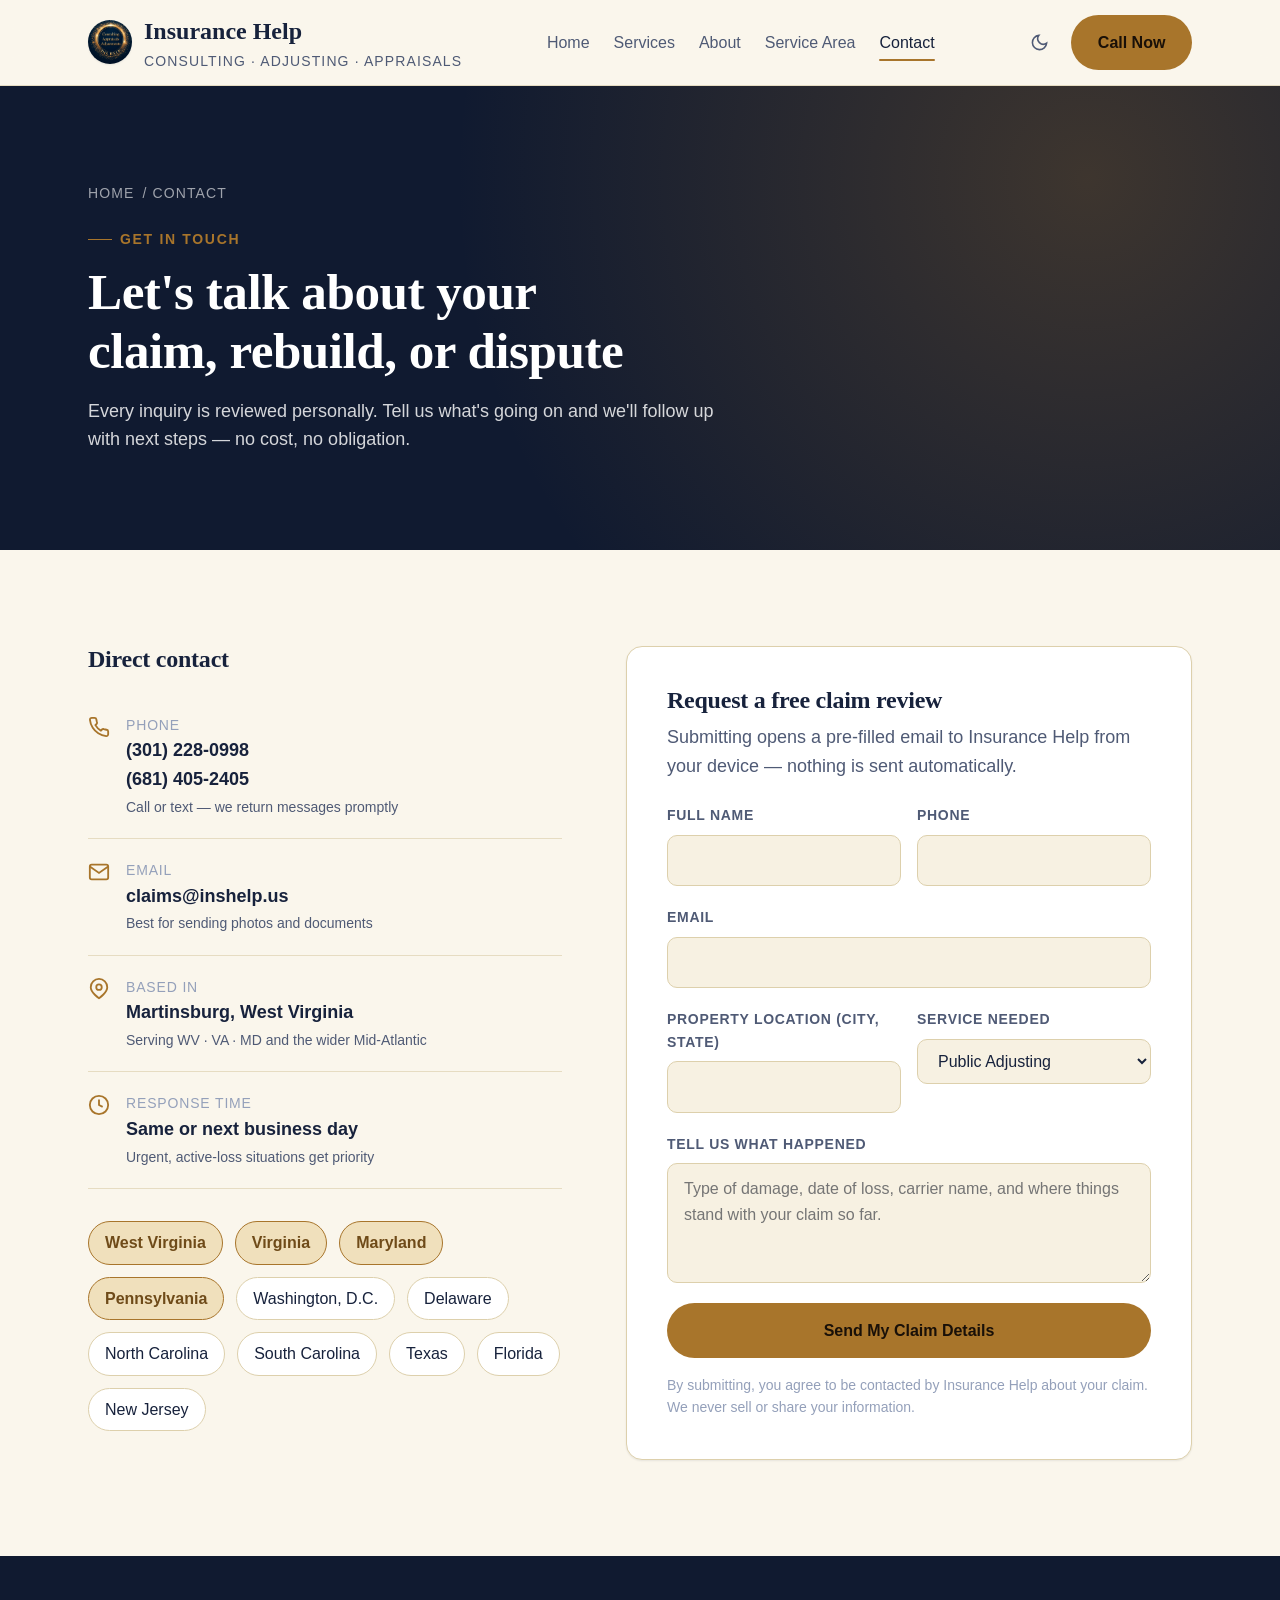
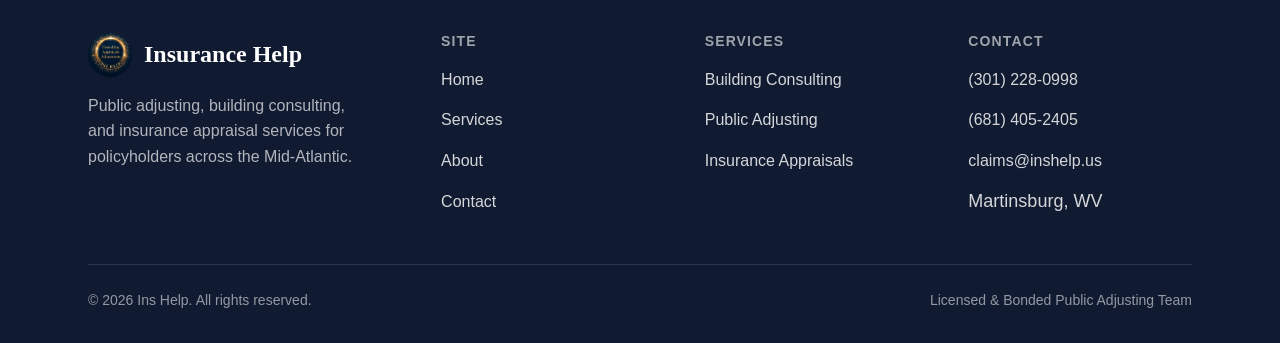
<file: contact.html>
<!doctype html>
<html lang="en">
<head>
<meta charset="UTF-8" />
<meta name="viewport" content="width=device-width, initial-scale=1.0" />
<title>Contact Insurance Help | Free Claim Review</title>
<meta name="description" content="Reach Insurance Help for a free claim review — public adjusting, building consulting, and insurance appraisal services based in Martinsburg, WV." />
<link rel="canonical" href="https://inshelp.us/contact.html" />
<meta name="robots" content="index, follow" />
<meta property="og:title" content="Contact Insurance Help | Free Claim Review" />
<meta property="og:description" content="Reach Insurance Help for a free claim review — public adjusting, building consulting, and insurance appraisal services based in Martinsburg, WV." />
<meta property="og:type" content="website" />
<meta property="og:url" content="https://inshelp.us/contact.html" />
<meta property="og:image" content="./assets/images/cta-consult.jpg" />
<link rel="icon" href="./assets/images/logo-badge.jpg" />
<link rel="preconnect" href="https://api.fontshare.com" />
<link href="https://api.fontshare.com/v2/css?f[]=zodiak@400,500,600,700&f[]=general-sans@400,500,600,700&display=swap" rel="stylesheet" />
<link rel="stylesheet" href="./base.css" />
<link rel="stylesheet" href="./style.css" />
<script type="application/ld+json">
{
  "@context": "https://schema.org",
  "@type": "InsuranceAgency",
  "name": "Insurance Help",
  "description": "Public adjusting, building consulting, and insurance appraisal services for policyholders across the Eastern Panhandle of West Virginia and the Mid-Atlantic.",
  "areaServed": ["West Virginia","Virginia","Maryland","Pennsylvania","District of Columbia","Delaware","North Carolina","South Carolina","Texas","Florida","New Jersey","Berkeley County, WV","Jefferson County, WV","Morgan County, WV","Hampshire County, WV","Allegany County, MD","Garrett County, MD","Frederick County, MD","Washington County, MD","Montgomery County, MD","Carroll County, MD","Howard County, MD","Charles County, MD","Calvert County, MD","Baltimore County, MD","Anne Arundel County, MD","St. Mary's County, MD","Frederick County, VA","Clarke County, VA","Loudoun County, VA","Fairfax County, VA","Arlington County, VA","Alexandria, VA","Prince William County, VA","Fauquier County, VA","Warren County, VA","Shenandoah County, VA","Culpeper County, VA","Stafford County, VA","Rockingham County, VA","Page County, VA"],
  "address": { "@type": "PostalAddress", "addressLocality": "Martinsburg", "addressRegion": "WV", "addressCountry": "US" },
  "telephone": "+13012280998",
  "email": "claims@inshelp.us",
  "url": "https://inshelp.us/contact.html"
}
</script>
</head>
<body>
<a class="sr-only" href="#main">Skip to content</a>

<header class="header">
  <div class="container header-inner">
    <a href="./index.html" class="brand">
      <span class="brand-mark"><img src="./assets/images/logo-badge.jpg" alt="Insurance Help logo" width="44" height="44" /></span>
      <span class="brand-word">Insurance Help<span>Consulting · Adjusting · Appraisals</span></span>
    </a>
    <nav class="nav" aria-label="Primary">
      <ul class="nav-links">
        <li><a href="./index.html">Home</a></li>
        <li><a href="./services.html">Services</a></li>
        <li><a href="./about.html">About</a></li>
        <li><a href="./about.html#service-area">Service Area</a></li>
        <li><a href="./contact.html" aria-current="page">Contact</a></li>
      </ul>
    </nav>
    <div class="header-actions">
      <button class="icon-btn" data-theme-toggle aria-label="Switch theme"></button>
      <a href="tel:+13012280998" class="btn btn--primary btn--primary-desktop">Call Now</a>
      <button class="icon-btn nav-toggle" data-nav-toggle aria-label="Open menu">
        <svg viewBox="0 0 24 24" fill="none" stroke="currentColor" stroke-width="2" stroke-linecap="round"><path d="M3 6h18M3 12h18M3 18h18"/></svg>
      </button>
    </div>
  </div>
</header>

<div class="mobile-panel" data-mobile-panel>
  <div class="mobile-panel-top">
    <span class="brand"><span class="brand-mark"><img src="./assets/images/logo-badge.jpg" alt="" width="44" height="44" /></span> Insurance Help</span>
    <button class="icon-btn" data-mobile-close aria-label="Close menu">
      <svg viewBox="0 0 24 24" fill="none" stroke="currentColor" stroke-width="2" stroke-linecap="round"><path d="M18 6 6 18M6 6l12 12"/></svg>
    </button>
  </div>
  <a href="./index.html">Home</a>
  <a href="./services.html">Services</a>
  <a href="./about.html">About</a>
  <a href="./about.html#service-area">Service Area</a>
  <a href="./contact.html">Contact</a>
  <a href="tel:+13012280998" class="btn btn--primary btn--block">Call Now</a>
</div>

<main id="main">

  <section class="page-hero">
    <div class="container">
      <div class="breadcrumb"><a href="./index.html">Home</a> / Contact</div>
      <span class="eyebrow">Get in touch</span>
      <h1>Let's talk about your claim, rebuild, or dispute</h1>
      <p>Every inquiry is reviewed personally. Tell us what's going on and we'll follow up with next steps — no cost, no obligation.</p>
    </div>
  </section>

  <section>
    <div class="container">
      <div class="contact-grid">

        <div data-reveal>
          <h2 class="card-title" style="font-size: var(--text-lg); margin-bottom: var(--space-5);">Direct contact</h2>

          <div class="contact-card">
            <svg viewBox="0 0 24 24" fill="none" stroke="currentColor" stroke-width="2"><path d="M22 16.92v3a2 2 0 0 1-2.18 2 19.8 19.8 0 0 1-8.63-3.07 19.5 19.5 0 0 1-6-6 19.8 19.8 0 0 1-3.07-8.67A2 2 0 0 1 4.11 2h3a2 2 0 0 1 2 1.72c.13 1 .36 1.98.68 2.92a2 2 0 0 1-.45 2.11L8.09 9.91a16 16 0 0 0 6 6l1.16-1.16a2 2 0 0 1 2.11-.45c.94.32 1.92.55 2.92.68A2 2 0 0 1 22 16.92Z"/></svg>
            <div>
              <div class="lbl">Phone</div>
              <div class="val"><a href="tel:+13012280998">(301) 228-0998</a></div>
              <div class="val"><a href="tel:+16814052405">(681) 405-2405</a></div>
              <div class="sub">Call or text — we return messages promptly</div>
            </div>
          </div>

          <div class="contact-card">
            <svg viewBox="0 0 24 24" fill="none" stroke="currentColor" stroke-width="2"><rect x="2" y="4" width="20" height="16" rx="2"/><path d="m22 6-10 7L2 6"/></svg>
            <div>
              <div class="lbl">Email</div>
              <div class="val"><a href="mailto:claims@inshelp.us">claims@inshelp.us</a></div>
              <div class="sub">Best for sending photos and documents</div>
            </div>
          </div>

          <div class="contact-card">
            <svg viewBox="0 0 24 24" fill="none" stroke="currentColor" stroke-width="2"><path d="M21 10c0 6-9 12-9 12s-9-6-9-12a9 9 0 0 1 18 0Z"/><circle cx="12" cy="10" r="3"/></svg>
            <div>
              <div class="lbl">Based in</div>
              <div class="val">Martinsburg, West Virginia</div>
              <div class="sub">Serving WV · VA · MD and the wider Mid-Atlantic</div>
            </div>
          </div>

          <div class="contact-card">
            <svg viewBox="0 0 24 24" fill="none" stroke="currentColor" stroke-width="2"><circle cx="12" cy="12" r="10"/><path d="M12 6v6l4 2"/></svg>
            <div>
              <div class="lbl">Response time</div>
              <div class="val">Same or next business day</div>
              <div class="sub">Urgent, active-loss situations get priority</div>
            </div>
          </div>

          <div class="area-pills" style="margin-top: var(--space-8);">
            <span class="area-pill area-pill--primary">West Virginia</span>
            <span class="area-pill area-pill--primary">Virginia</span>
            <span class="area-pill area-pill--primary">Maryland</span>
            <span class="area-pill area-pill--primary">Pennsylvania</span>
            <span class="area-pill">Washington, D.C.</span>
            <span class="area-pill">Delaware</span>
            <span class="area-pill">North Carolina</span>
            <span class="area-pill">South Carolina</span>
            <span class="area-pill">Texas</span>
            <span class="area-pill">Florida</span>
            <span class="area-pill">New Jersey</span>
          </div>
        </div>

        <div data-reveal>
          <div class="form-card">
            <h2 class="card-title" style="font-size: var(--text-lg);">Request a free claim review</h2>
            <p class="text-muted" style="margin-top: var(--space-2); margin-bottom: var(--space-6);">Submitting opens a pre-filled email to Insurance Help from your device — nothing is sent automatically.</p>

            <div class="form-success" data-form-success>
              <svg viewBox="0 0 24 24" fill="none" stroke="currentColor" stroke-width="2"><path d="M22 11.08V12a10 10 0 1 1-5.93-9.14"/><path d="M22 4 12 14.01l-3-3"/></svg>
              Opening your email client with your message ready to send...
            </div>

            <form data-contact-form action="mailto:claims@inshelp.us" method="post" enctype="text/plain">
              <div class="form-row">
                <div class="field">
                  <label for="name">Full name</label>
                  <input id="name" name="Name" type="text" required autocomplete="name" />
                </div>
                <div class="field">
                  <label for="phone">Phone</label>
                  <input id="phone" name="Phone" type="tel" required autocomplete="tel" />
                </div>
              </div>
              <div class="field">
                <label for="email">Email</label>
                <input id="email" name="Email" type="email" required autocomplete="email" />
              </div>
              <div class="form-row">
                <div class="field">
                  <label for="location">Property location (city, state)</label>
                  <input id="location" name="Property Location" type="text" required />
                </div>
                <div class="field">
                  <label for="service">Service needed</label>
                  <select id="service" name="Service Needed">
                    <option>Public Adjusting</option>
                    <option>Building Consulting</option>
                    <option>Insurance Appraisal</option>
                    <option>Not sure yet</option>
                  </select>
                </div>
              </div>
              <div class="field">
                <label for="message">Tell us what happened</label>
                <textarea id="message" name="Message" required placeholder="Type of damage, date of loss, carrier name, and where things stand with your claim so far."></textarea>
              </div>
              <button type="submit" class="btn btn--primary btn--block">Send My Claim Details</button>
              <p class="form-note">By submitting, you agree to be contacted by Insurance Help about your claim. We never sell or share your information.</p>
            </form>
          </div>
        </div>

      </div>
    </div>
  </section>

</main>

<footer class="footer">
  <div class="container">
    <div class="footer-grid">
      <div class="footer-brand">
        <span class="brand"><span class="brand-mark"><img src="./assets/images/logo-badge.jpg" alt="" width="44" height="44" /></span> Insurance Help</span>
        <p>Public adjusting, building consulting, and insurance appraisal services for policyholders across the Mid-Atlantic.</p>
      </div>
      <div>
        <h4>Site</h4>
        <ul>
          <li><a href="./index.html">Home</a></li>
          <li><a href="./services.html">Services</a></li>
          <li><a href="./about.html">About</a></li>
          <li><a href="./contact.html">Contact</a></li>
        </ul>
      </div>
      <div>
        <h4>Services</h4>
        <ul>
          <li><a href="./services.html#consulting">Building Consulting</a></li>
          <li><a href="./services.html#adjusting">Public Adjusting</a></li>
          <li><a href="./services.html#appraisals">Insurance Appraisals</a></li>
        </ul>
      </div>
      <div>
        <h4>Contact</h4>
        <ul>
          <li><a href="tel:+13012280998">(301) 228-0998</a></li>
          <li><a href="tel:+16814052405">(681) 405-2405</a></li>
          <li><a href="mailto:claims@inshelp.us">claims@inshelp.us</a></li>
          <li>Martinsburg, WV</li>
        </ul>
      </div>
    </div>
    <div class="footer-bottom">
      <span>© <span data-year></span> Ins Help. All rights reserved.</span>
      <span>Licensed & Bonded Public Adjusting Team</span>
    </div>
  </div>
</footer>

<script src="./app.js"></script>
</body>
</html>
</file>
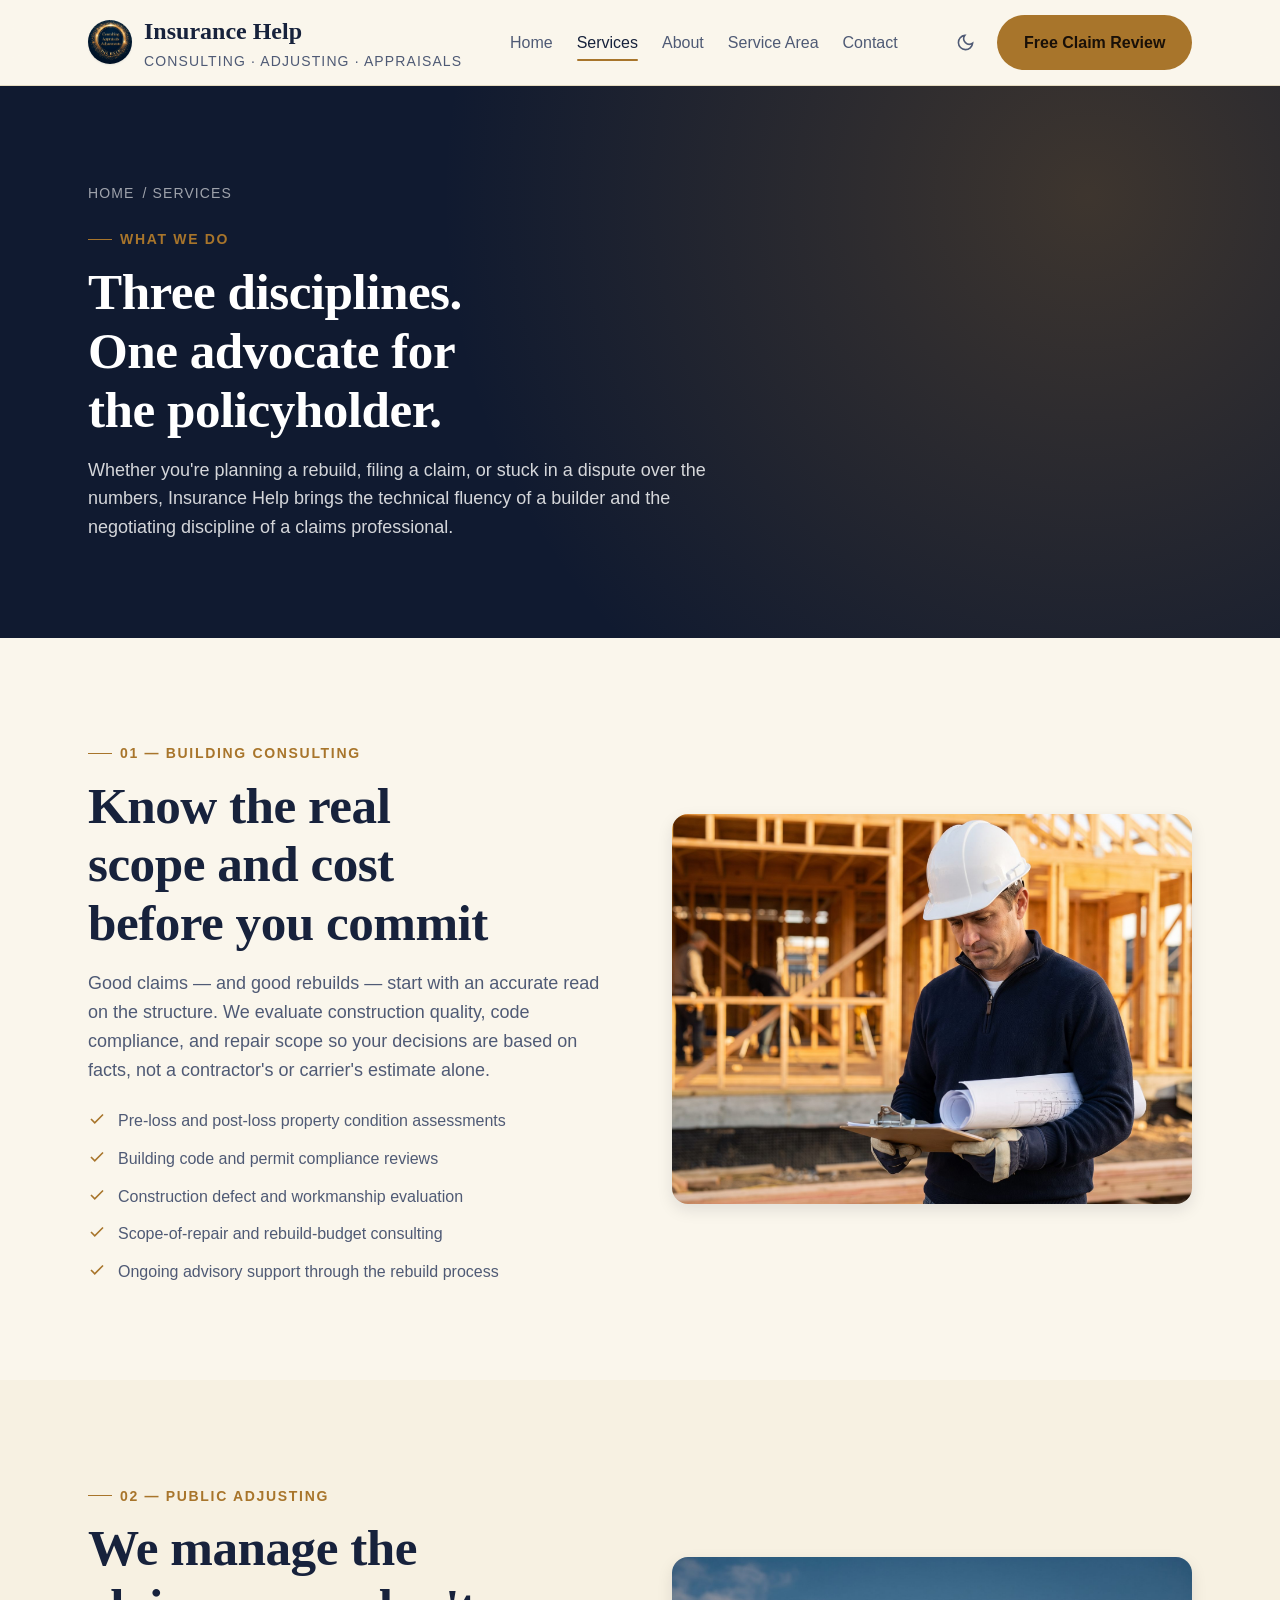
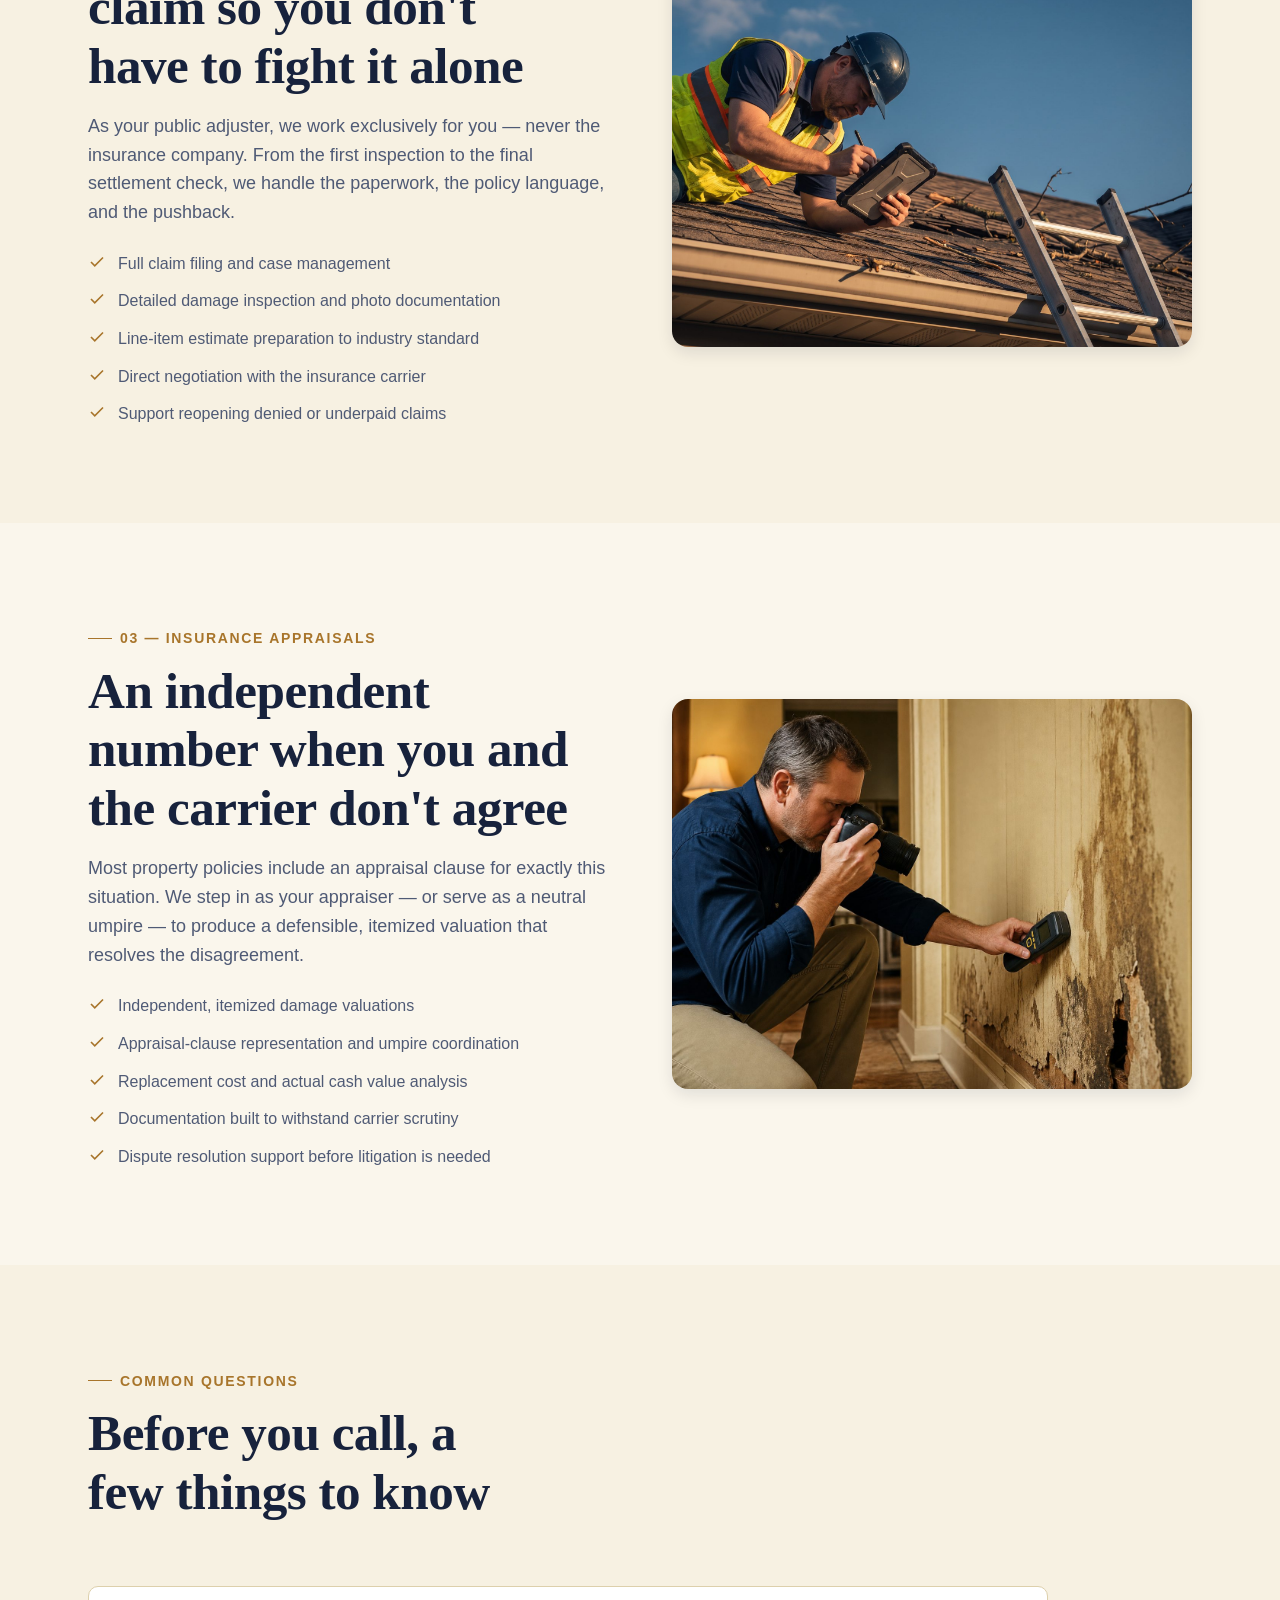
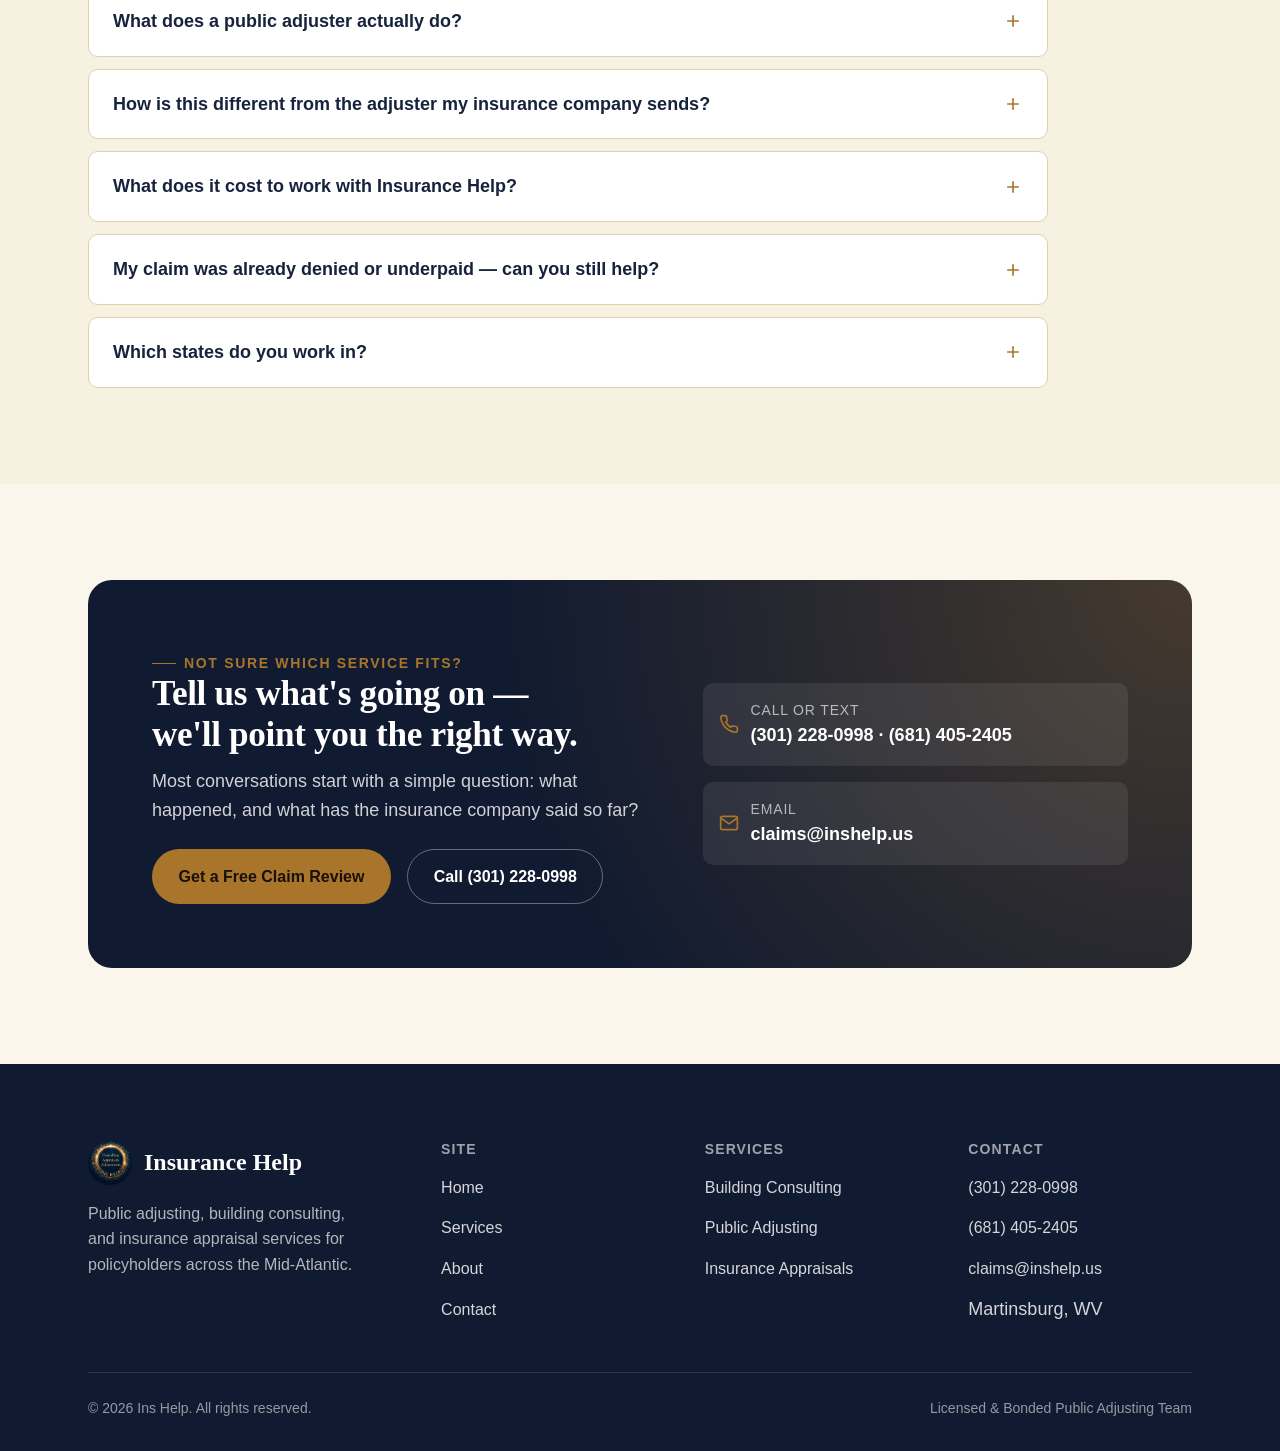
<file: services.html>
<!doctype html>
<html lang="en">
<head>
<meta charset="UTF-8" />
<meta name="viewport" content="width=device-width, initial-scale=1.0" />
<title>Services | Building Consulting, Public Adjusting & Appraisals — Insurance Help</title>
<meta name="description" content="Explore Insurance Help's three core services: building consulting, public adjusting, and insurance appraisals — each built to help policyholders recover a fair, fully-documented settlement." />
<link rel="canonical" href="https://inshelp.us/services.html" />
<meta name="robots" content="index, follow" />
<meta property="og:title" content="Services | Building Consulting, Public Adjusting & Appraisals — Insurance Help" />
<meta property="og:description" content="Explore Insurance Help's three core services: building consulting, public adjusting, and insurance appraisals — each built to help policyholders recover a fair, fully-documented settlement." />
<meta property="og:type" content="website" />
<meta property="og:url" content="https://inshelp.us/services.html" />
<meta property="og:image" content="./assets/images/service-adjusting.jpg" />
<link rel="icon" href="./assets/images/logo-badge.jpg" />
<link rel="preconnect" href="https://api.fontshare.com" />
<link href="https://api.fontshare.com/v2/css?f[]=zodiak@400,500,600,700&f[]=general-sans@400,500,600,700&display=swap" rel="stylesheet" />
<link rel="stylesheet" href="./base.css" />
<link rel="stylesheet" href="./style.css" />
<script type="application/ld+json">
{
  "@context": "https://schema.org",
  "@type": "InsuranceAgency",
  "name": "Insurance Help",
  "description": "Public adjusting, building consulting, and insurance appraisal services for policyholders across the Eastern Panhandle of West Virginia and the Mid-Atlantic.",
  "areaServed": ["West Virginia","Virginia","Maryland","Pennsylvania","District of Columbia","Delaware","North Carolina","South Carolina","Texas","Florida","New Jersey","Berkeley County, WV","Jefferson County, WV","Morgan County, WV","Hampshire County, WV","Allegany County, MD","Garrett County, MD","Frederick County, MD","Washington County, MD","Montgomery County, MD","Carroll County, MD","Howard County, MD","Charles County, MD","Calvert County, MD","Baltimore County, MD","Anne Arundel County, MD","St. Mary's County, MD","Frederick County, VA","Clarke County, VA","Loudoun County, VA","Fairfax County, VA","Arlington County, VA","Alexandria, VA","Prince William County, VA","Fauquier County, VA","Warren County, VA","Shenandoah County, VA","Culpeper County, VA","Stafford County, VA","Rockingham County, VA","Page County, VA"],
  "address": { "@type": "PostalAddress", "addressLocality": "Martinsburg", "addressRegion": "WV", "addressCountry": "US" },
  "telephone": "+13012280998",
  "email": "claims@inshelp.us",
  "url": "https://inshelp.us/services.html"
}
</script>
</head>
<body>
<a class="sr-only" href="#main">Skip to content</a>

<header class="header">
  <div class="container header-inner">
    <a href="./index.html" class="brand">
      <span class="brand-mark"><img src="./assets/images/logo-badge.jpg" alt="Insurance Help logo" width="44" height="44" /></span>
      <span class="brand-word">Insurance Help<span>Consulting · Adjusting · Appraisals</span></span>
    </a>
    <nav class="nav" aria-label="Primary">
      <ul class="nav-links">
        <li><a href="./index.html">Home</a></li>
        <li><a href="./services.html" aria-current="page">Services</a></li>
        <li><a href="./about.html">About</a></li>
        <li><a href="./about.html#service-area">Service Area</a></li>
        <li><a href="./contact.html">Contact</a></li>
      </ul>
    </nav>
    <div class="header-actions">
      <button class="icon-btn" data-theme-toggle aria-label="Switch theme"></button>
      <a href="./contact.html" class="btn btn--primary btn--primary-desktop">Free Claim Review</a>
      <button class="icon-btn nav-toggle" data-nav-toggle aria-label="Open menu">
        <svg viewBox="0 0 24 24" fill="none" stroke="currentColor" stroke-width="2" stroke-linecap="round"><path d="M3 6h18M3 12h18M3 18h18"/></svg>
      </button>
    </div>
  </div>
</header>

<div class="mobile-panel" data-mobile-panel>
  <div class="mobile-panel-top">
    <span class="brand"><span class="brand-mark"><img src="./assets/images/logo-badge.jpg" alt="" width="44" height="44" /></span> Insurance Help</span>
    <button class="icon-btn" data-mobile-close aria-label="Close menu">
      <svg viewBox="0 0 24 24" fill="none" stroke="currentColor" stroke-width="2" stroke-linecap="round"><path d="M18 6 6 18M6 6l12 12"/></svg>
    </button>
  </div>
  <a href="./index.html">Home</a>
  <a href="./services.html">Services</a>
  <a href="./about.html">About</a>
  <a href="./about.html#service-area">Service Area</a>
  <a href="./contact.html">Contact</a>
  <a href="./contact.html" class="btn btn--primary btn--block">Free Claim Review</a>
</div>

<main id="main">

  <section class="page-hero">
    <div class="container">
      <div class="breadcrumb"><a href="./index.html">Home</a> / Services</div>
      <span class="eyebrow">What we do</span>
      <h1>Three disciplines. One advocate for the policyholder.</h1>
      <p>Whether you're planning a rebuild, filing a claim, or stuck in a dispute over the numbers, Insurance Help brings the technical fluency of a builder and the negotiating discipline of a claims professional.</p>
    </div>
  </section>

  <!-- Building Consulting -->
  <section id="consulting">
    <div class="container">
      <div class="split">
        <div class="split-body" data-reveal>
          <span class="eyebrow">01 — Building Consulting</span>
          <h2 class="section-title">Know the real scope and cost before you commit</h2>
          <p class="text-muted" style="margin-top: var(--space-4);">Good claims — and good rebuilds — start with an accurate read on the structure. We evaluate construction quality, code compliance, and repair scope so your decisions are based on facts, not a contractor's or carrier's estimate alone.</p>
          <ul>
            <li><svg viewBox="0 0 24 24" fill="none" stroke="currentColor" stroke-width="2.2"><path d="M20 6 9 17l-5-5"/></svg> Pre-loss and post-loss property condition assessments</li>
            <li><svg viewBox="0 0 24 24" fill="none" stroke="currentColor" stroke-width="2.2"><path d="M20 6 9 17l-5-5"/></svg> Building code and permit compliance reviews</li>
            <li><svg viewBox="0 0 24 24" fill="none" stroke="currentColor" stroke-width="2.2"><path d="M20 6 9 17l-5-5"/></svg> Construction defect and workmanship evaluation</li>
            <li><svg viewBox="0 0 24 24" fill="none" stroke="currentColor" stroke-width="2.2"><path d="M20 6 9 17l-5-5"/></svg> Scope-of-repair and rebuild-budget consulting</li>
            <li><svg viewBox="0 0 24 24" fill="none" stroke="currentColor" stroke-width="2.2"><path d="M20 6 9 17l-5-5"/></svg> Ongoing advisory support through the rebuild process</li>
          </ul>
        </div>
        <div class="split-media" data-reveal>
          <img src="./assets/images/service-consulting.jpg" alt="Building consultant reviewing blueprints at a residential construction site" loading="lazy" />
        </div>
      </div>
    </div>
  </section>

  <!-- Public Adjusting -->
  <section class="section--offset" id="adjusting">
    <div class="container">
      <div class="split reverse">
        <div class="split-media" data-reveal>
          <img src="./assets/images/service-adjusting.jpg" alt="Public adjuster inspecting storm damage on a residential roof" loading="lazy" />
        </div>
        <div class="split-body" data-reveal>
          <span class="eyebrow">02 — Public Adjusting</span>
          <h2 class="section-title">We manage the claim so you don't have to fight it alone</h2>
          <p class="text-muted" style="margin-top: var(--space-4);">As your public adjuster, we work exclusively for you — never the insurance company. From the first inspection to the final settlement check, we handle the paperwork, the policy language, and the pushback.</p>
          <ul>
            <li><svg viewBox="0 0 24 24" fill="none" stroke="currentColor" stroke-width="2.2"><path d="M20 6 9 17l-5-5"/></svg> Full claim filing and case management</li>
            <li><svg viewBox="0 0 24 24" fill="none" stroke="currentColor" stroke-width="2.2"><path d="M20 6 9 17l-5-5"/></svg> Detailed damage inspection and photo documentation</li>
            <li><svg viewBox="0 0 24 24" fill="none" stroke="currentColor" stroke-width="2.2"><path d="M20 6 9 17l-5-5"/></svg> Line-item estimate preparation to industry standard</li>
            <li><svg viewBox="0 0 24 24" fill="none" stroke="currentColor" stroke-width="2.2"><path d="M20 6 9 17l-5-5"/></svg> Direct negotiation with the insurance carrier</li>
            <li><svg viewBox="0 0 24 24" fill="none" stroke="currentColor" stroke-width="2.2"><path d="M20 6 9 17l-5-5"/></svg> Support reopening denied or underpaid claims</li>
          </ul>
        </div>
      </div>
    </div>
  </section>

  <!-- Insurance Appraisals -->
  <section id="appraisals">
    <div class="container">
      <div class="split">
        <div class="split-body" data-reveal>
          <span class="eyebrow">03 — Insurance Appraisals</span>
          <h2 class="section-title">An independent number when you and the carrier don't agree</h2>
          <p class="text-muted" style="margin-top: var(--space-4);">Most property policies include an appraisal clause for exactly this situation. We step in as your appraiser — or serve as a neutral umpire — to produce a defensible, itemized valuation that resolves the disagreement.</p>
          <ul>
            <li><svg viewBox="0 0 24 24" fill="none" stroke="currentColor" stroke-width="2.2"><path d="M20 6 9 17l-5-5"/></svg> Independent, itemized damage valuations</li>
            <li><svg viewBox="0 0 24 24" fill="none" stroke="currentColor" stroke-width="2.2"><path d="M20 6 9 17l-5-5"/></svg> Appraisal-clause representation and umpire coordination</li>
            <li><svg viewBox="0 0 24 24" fill="none" stroke="currentColor" stroke-width="2.2"><path d="M20 6 9 17l-5-5"/></svg> Replacement cost and actual cash value analysis</li>
            <li><svg viewBox="0 0 24 24" fill="none" stroke="currentColor" stroke-width="2.2"><path d="M20 6 9 17l-5-5"/></svg> Documentation built to withstand carrier scrutiny</li>
            <li><svg viewBox="0 0 24 24" fill="none" stroke="currentColor" stroke-width="2.2"><path d="M20 6 9 17l-5-5"/></svg> Dispute resolution support before litigation is needed</li>
          </ul>
        </div>
        <div class="split-media" data-reveal>
          <img src="./assets/images/service-appraisal.jpg" alt="Insurance appraiser documenting interior water damage with a moisture meter and camera" loading="lazy" />
        </div>
      </div>
    </div>
  </section>

  <!-- FAQ -->
  <section class="section--offset">
    <div class="container">
      <div class="section-head" data-reveal>
        <span class="eyebrow">Common questions</span>
        <h2 class="section-title">Before you call, a few things to know</h2>
      </div>
      <div class="faq" data-reveal>
        <details class="faq-item">
          <summary class="faq-q">What does a public adjuster actually do?
            <svg viewBox="0 0 24 24" fill="none" stroke="currentColor" stroke-width="2"><path d="M12 5v14M5 12h14"/></svg>
          </summary>
          <div class="faq-a">A public adjuster is licensed to represent the policyholder — not the insurance company — throughout the claims process. We inspect the damage, interpret your policy, prepare the estimate, and negotiate the settlement on your behalf.</div>
        </details>
        <details class="faq-item">
          <summary class="faq-q">How is this different from the adjuster my insurance company sends?
            <svg viewBox="0 0 24 24" fill="none" stroke="currentColor" stroke-width="2"><path d="M12 5v14M5 12h14"/></svg>
          </summary>
          <div class="faq-a">The carrier's adjuster works for the insurance company and is focused on managing its costs. We work only for you, so every inspection, estimate, and negotiation is built around getting you the settlement your policy actually supports.</div>
        </details>
        <details class="faq-item">
          <summary class="faq-q">What does it cost to work with Insurance Help?
            <svg viewBox="0 0 24 24" fill="none" stroke="currentColor" stroke-width="2"><path d="M12 5v14M5 12h14"/></svg>
          </summary>
          <div class="faq-a">Fees vary by service and claim type. We walk through the fee structure in plain language during your free consultation, before you sign anything, so there are no surprises.</div>
        </details>
        <details class="faq-item">
          <summary class="faq-q">My claim was already denied or underpaid — can you still help?
            <svg viewBox="0 0 24 24" fill="none" stroke="currentColor" stroke-width="2"><path d="M12 5v14M5 12h14"/></svg>
          </summary>
          <div class="faq-a">Often, yes. We regularly review denied or underpaid claims for gaps in documentation, misapplied policy language, or damage the original estimate missed, and reopen the claim where the facts support it.</div>
        </details>
        <details class="faq-item">
          <summary class="faq-q">Which states do you work in?
            <svg viewBox="0 0 24 24" fill="none" stroke="currentColor" stroke-width="2"><path d="M12 5v14M5 12h14"/></svg>
          </summary>
          <div class="faq-a">We're most active in West Virginia, Virginia, Maryland, and Pennsylvania, with claims also handled in Washington D.C., Delaware, North Carolina, South Carolina, Texas, Florida, and New Jersey.</div>
        </details>
      </div>
    </div>
  </section>

  <!-- CTA banner -->
  <section>
    <div class="container">
      <div class="cta-banner" data-reveal>
        <div>
          <span class="eyebrow">Not sure which service fits?</span>
          <h2>Tell us what's going on — we'll point you the right way.</h2>
          <p>Most conversations start with a simple question: what happened, and what has the insurance company said so far?</p>
          <div class="cta-actions">
            <a href="./contact.html" class="btn btn--primary">Get a Free Claim Review</a>
            <a href="tel:+13012280998" class="btn btn--on-dark">Call (301) 228-0998</a>
          </div>
        </div>
        <div class="cta-contacts">
          <div class="cta-contact">
            <svg viewBox="0 0 24 24" fill="none" stroke="currentColor" stroke-width="2"><path d="M22 16.92v3a2 2 0 0 1-2.18 2 19.8 19.8 0 0 1-8.63-3.07 19.5 19.5 0 0 1-6-6 19.8 19.8 0 0 1-3.07-8.67A2 2 0 0 1 4.11 2h3a2 2 0 0 1 2 1.72c.13 1 .36 1.98.68 2.92a2 2 0 0 1-.45 2.11L8.09 9.91a16 16 0 0 0 6 6l1.16-1.16a2 2 0 0 1 2.11-.45c.94.32 1.92.55 2.92.68A2 2 0 0 1 22 16.92Z"/></svg>
            <div><div class="lbl">Call or text</div><div class="val">(301) 228-0998 · (681) 405-2405</div></div>
          </div>
          <div class="cta-contact">
            <svg viewBox="0 0 24 24" fill="none" stroke="currentColor" stroke-width="2"><rect x="2" y="4" width="20" height="16" rx="2"/><path d="m22 6-10 7L2 6"/></svg>
            <div><div class="lbl">Email</div><div class="val">claims@inshelp.us</div></div>
          </div>
        </div>
      </div>
    </div>
  </section>

</main>

<footer class="footer">
  <div class="container">
    <div class="footer-grid">
      <div class="footer-brand">
        <span class="brand"><span class="brand-mark"><img src="./assets/images/logo-badge.jpg" alt="" width="44" height="44" /></span> Insurance Help</span>
        <p>Public adjusting, building consulting, and insurance appraisal services for policyholders across the Mid-Atlantic.</p>
      </div>
      <div>
        <h4>Site</h4>
        <ul>
          <li><a href="./index.html">Home</a></li>
          <li><a href="./services.html">Services</a></li>
          <li><a href="./about.html">About</a></li>
          <li><a href="./contact.html">Contact</a></li>
        </ul>
      </div>
      <div>
        <h4>Services</h4>
        <ul>
          <li><a href="./services.html#consulting">Building Consulting</a></li>
          <li><a href="./services.html#adjusting">Public Adjusting</a></li>
          <li><a href="./services.html#appraisals">Insurance Appraisals</a></li>
        </ul>
      </div>
      <div>
        <h4>Contact</h4>
        <ul>
          <li><a href="tel:+13012280998">(301) 228-0998</a></li>
          <li><a href="tel:+16814052405">(681) 405-2405</a></li>
          <li><a href="mailto:claims@inshelp.us">claims@inshelp.us</a></li>
          <li>Martinsburg, WV</li>
        </ul>
      </div>
    </div>
    <div class="footer-bottom">
      <span>© <span data-year></span> Ins Help. All rights reserved.</span>
      <span>Licensed & Bonded Public Adjusting Team</span>
    </div>
  </div>
</footer>

<script src="./app.js"></script>
</body>
</html>
</file>
<file: base.css>
/* base.css — reset + foundational element rules */
*,
*::before,
*::after {
  box-sizing: border-box;
  margin: 0;
  padding: 0;
}

html {
  -moz-text-size-adjust: none;
  -webkit-text-size-adjust: none;
  text-size-adjust: none;
  -webkit-font-smoothing: antialiased;
  -moz-osx-font-smoothing: grayscale;
  text-rendering: optimizeLegibility;
  scroll-behavior: smooth;
  hanging-punctuation: first last;
  scroll-padding-top: var(--space-24);
}

body {
  min-height: 100dvh;
  line-height: 1.6;
  font-family: var(--font-body, sans-serif);
  font-size: var(--text-base);
  color: var(--color-text);
  background-color: var(--color-bg);
}

img,
picture,
video,
canvas,
svg {
  display: block;
  max-width: 100%;
  height: auto;
}
ul[role='list'],
ol[role='list'] {
  list-style: none;
}
input,
button,
textarea,
select {
  font: inherit;
  color: inherit;
}

h1,
h2,
h3,
h4,
h5,
h6 {
  text-wrap: balance;
  line-height: 1.15;
}
p,
li,
figcaption {
  text-wrap: pretty;
}

::selection {
  background: oklch(from var(--color-primary) l c h / 0.25);
  color: var(--color-text);
}

:focus-visible {
  outline: 2px solid var(--color-primary);
  outline-offset: 3px;
  border-radius: var(--radius-sm);
}

@media (prefers-reduced-motion: reduce) {
  *,
  *::before,
  *::after {
    animation-duration: 0.01ms !important;
    animation-iteration-count: 1 !important;
    transition-duration: 0.01ms !important;
    scroll-behavior: auto !important;
  }
}

button {
  cursor: pointer;
  background: none;
  border: none;
}
table {
  border-collapse: collapse;
  width: 100%;
}

a,
button,
[role='button'],
[role='link'],
input,
textarea,
select {
  transition:
    color var(--transition-interactive),
    background var(--transition-interactive),
    border-color var(--transition-interactive),
    box-shadow var(--transition-interactive);
}

.sr-only {
  position: absolute;
  width: 1px;
  height: 1px;
  padding: 0;
  margin: -1px;
  overflow: hidden;
  clip: rect(0, 0, 0, 0);
  white-space: nowrap;
  border-width: 0;
}
</file>
<file: style.css>
/* ==========================================================================
   Ins Help — Design Tokens
   ========================================================================== */

:root {
  /* Type scale */
  --text-xs: clamp(0.75rem, 0.7rem + 0.25vw, 0.875rem);
  --text-sm: clamp(0.875rem, 0.8rem + 0.35vw, 1rem);
  --text-base: clamp(1rem, 0.95rem + 0.25vw, 1.125rem);
  --text-lg: clamp(1.125rem, 1rem + 0.75vw, 1.5rem);
  --text-xl: clamp(1.5rem, 1.2rem + 1.25vw, 2.25rem);
  --text-2xl: clamp(2rem, 1.2rem + 2.5vw, 3.25rem);
  --text-3xl: clamp(2.5rem, 1rem + 4vw, 4.5rem);
  --text-hero: clamp(2.75rem, 1rem + 5.5vw, 5.5rem);

  /* Spacing (4px system) */
  --space-1: 0.25rem;
  --space-2: 0.5rem;
  --space-3: 0.75rem;
  --space-4: 1rem;
  --space-5: 1.25rem;
  --space-6: 1.5rem;
  --space-8: 2rem;
  --space-10: 2.5rem;
  --space-12: 3rem;
  --space-16: 4rem;
  --space-20: 5rem;
  --space-24: 6rem;
  --space-32: 8rem;

  --radius-sm: 0.375rem;
  --radius-md: 0.625rem;
  --radius-lg: 1rem;
  --radius-xl: 1.5rem;
  --radius-full: 9999px;

  --transition-interactive: 180ms cubic-bezier(0.16, 1, 0.3, 1);
  --ease-out: cubic-bezier(0.16, 1, 0.3, 1);

  --content-narrow: 640px;
  --content-default: 960px;
  --content-wide: 1200px;
  --content-full: 100%;

  --font-display: 'Zodiak', 'Georgia', serif;
  --font-body: 'General Sans', 'Helvetica Neue', sans-serif;
}

/* ---------- Light mode (default) — warm cream + navy + gold ---------- */
:root,
[data-theme='light'] {
  --color-bg: #faf6ec;
  --color-surface: #ffffff;
  --color-surface-2: #f7f1e2;
  --color-surface-offset: #f1e9d5;
  --color-surface-offset-2: #ebe1c8;
  --color-surface-dynamic: #e3d8b9;
  --color-divider: #e6dcc2;
  --color-border: #ddd0ac;

  --color-text: #17223c;
  --color-text-muted: #4f5a75;
  --color-text-faint: #94a0ba;
  --color-text-inverse: #faf6ec;

  --color-navy: #101a30;
  --color-navy-2: #16233f;
  --color-navy-soft: #223256;

  --color-primary: #a8752b;
  --color-primary-hover: #8b5f20;
  --color-primary-active: #6f4b19;
  --color-primary-highlight: #f0e0bc;

  --color-success: #3f7a4c;
  --color-success-highlight: #d7e6d5;
  --color-warning: #a1531f;
  --color-warning-highlight: #ecdac6;
  --color-error: #a13131;
  --color-error-highlight: #ecd2d2;

  --shadow-sm: 0 1px 2px oklch(0.2 0.03 260 / 0.08);
  --shadow-md: 0 6px 16px oklch(0.2 0.03 260 / 0.1);
  --shadow-lg: 0 16px 40px oklch(0.15 0.03 260 / 0.16);
}

/* ---------- Dark mode ---------- */
[data-theme='dark'] {
  --color-bg: #0d1424;
  --color-surface: #131c31;
  --color-surface-2: #17213a;
  --color-surface-offset: #1c2740;
  --color-surface-offset-2: #212c47;
  --color-surface-dynamic: #2a3557;
  --color-divider: #263250;
  --color-border: #2e3b5c;

  --color-text: #ece5d2;
  --color-text-muted: #a7b0c9;
  --color-text-faint: #6c7594;
  --color-text-inverse: #101a30;

  --color-navy: #0a1120;
  --color-navy-2: #0f1830;
  --color-navy-soft: #1a2646;

  --color-primary: #dcac52;
  --color-primary-hover: #e9bf70;
  --color-primary-active: #f3d18b;
  --color-primary-highlight: #3a3320;

  --color-success: #7fbb84;
  --color-success-highlight: #223423;
  --color-warning: #d68f56;
  --color-warning-highlight: #3a2a1b;
  --color-error: #d9807f;
  --color-error-highlight: #3a2222;

  --shadow-sm: 0 1px 2px oklch(0 0 0 / 0.3);
  --shadow-md: 0 6px 16px oklch(0 0 0 / 0.35);
  --shadow-lg: 0 20px 48px oklch(0 0 0 / 0.5);
}

@media (prefers-color-scheme: dark) {
  :root:not([data-theme='light']) {
    --color-bg: #0d1424;
    --color-surface: #131c31;
    --color-surface-2: #17213a;
    --color-surface-offset: #1c2740;
    --color-surface-offset-2: #212c47;
    --color-surface-dynamic: #2a3557;
    --color-divider: #263250;
    --color-border: #2e3b5c;
    --color-text: #ece5d2;
    --color-text-muted: #a7b0c9;
    --color-text-faint: #6c7594;
    --color-text-inverse: #101a30;
    --color-navy: #0a1120;
    --color-navy-2: #0f1830;
    --color-navy-soft: #1a2646;
    --color-primary: #dcac52;
    --color-primary-hover: #e9bf70;
    --color-primary-active: #f3d18b;
    --color-primary-highlight: #3a3320;
    --shadow-sm: 0 1px 2px oklch(0 0 0 / 0.3);
    --shadow-md: 0 6px 16px oklch(0 0 0 / 0.35);
    --shadow-lg: 0 20px 48px oklch(0 0 0 / 0.5);
  }
}

/* ==========================================================================
   Base typography
   ========================================================================== */

body {
  background-color: var(--color-bg);
  color: var(--color-text);
}

h1,
h2,
h3 {
  font-family: var(--font-display);
  color: var(--color-text);
  font-weight: 550;
  letter-spacing: -0.01em;
}

.eyebrow {
  display: inline-flex;
  align-items: center;
  gap: var(--space-2);
  font-size: var(--text-xs);
  font-weight: 600;
  letter-spacing: 0.12em;
  text-transform: uppercase;
  color: var(--color-primary);
}
.eyebrow::before {
  content: '';
  width: 1.5rem;
  height: 1px;
  background: var(--color-primary);
}

p {
  max-width: 62ch;
}

.text-muted {
  color: var(--color-text-muted);
}

a {
  color: inherit;
  text-decoration: none;
}

.container {
  width: 100%;
  max-width: var(--content-wide);
  margin-inline: auto;
  padding-inline: clamp(var(--space-5), 5vw, var(--space-12));
}

.container--narrow {
  max-width: var(--content-default);
}

section {
  padding-block: clamp(var(--space-16), 8vw, var(--space-24));
}

.section-head {
  max-width: 44rem;
  margin-bottom: clamp(var(--space-10), 5vw, var(--space-16));
}
.section-head--center {
  margin-inline: auto;
  text-align: center;
}

h2.section-title {
  font-size: var(--text-2xl);
  margin-top: var(--space-3);
}

h3.card-title {
  font-size: var(--text-lg);
  font-family: var(--font-display);
}

/* ==========================================================================
   Buttons
   ========================================================================== */

.btn {
  display: inline-flex;
  align-items: center;
  justify-content: center;
  gap: var(--space-2);
  padding: 0.85rem 1.6rem;
  border-radius: var(--radius-full);
  font-size: var(--text-sm);
  font-weight: 600;
  white-space: nowrap;
  border: 1px solid transparent;
  min-height: 44px;
}

.btn--primary {
  background: var(--color-primary);
  color: #191008;
}
.btn--primary:hover {
  background: var(--color-primary-hover);
  color: #fff;
}

.btn--ghost {
  background: transparent;
  border-color: color-mix(in oklab, var(--color-text) 25%, transparent);
  color: var(--color-text);
}
.btn--ghost:hover {
  background: color-mix(in oklab, var(--color-text) 6%, transparent);
  border-color: var(--color-text);
}

.btn--on-dark {
  border-color: color-mix(in oklab, #fff 35%, transparent);
  color: #fff;
}
.btn--on-dark:hover {
  background: color-mix(in oklab, #fff 12%, transparent);
  border-color: #fff;
}

.btn--block {
  width: 100%;
}

/* ==========================================================================
   Header
   ========================================================================== */

.header {
  position: sticky;
  top: 0;
  z-index: 50;
  background: color-mix(in oklab, var(--color-bg) 88%, transparent);
  backdrop-filter: blur(14px);
  border-bottom: 1px solid var(--color-divider);
  transition:
    transform 0.3s var(--ease-out),
    box-shadow 0.3s var(--ease-out);
}
.header--hidden {
  transform: translateY(-100%);
}
.header--scrolled {
  box-shadow: var(--shadow-sm);
}

.header-inner {
  display: flex;
  align-items: center;
  justify-content: space-between;
  gap: var(--space-6);
  padding-block: var(--space-3);
}

.brand {
  display: flex;
  align-items: center;
  gap: var(--space-3);
  font-family: var(--font-display);
  font-weight: 600;
  font-size: var(--text-lg);
  flex-shrink: 0;
}
.brand-mark {
  width: 44px;
  height: 44px;
  border-radius: 50%;
  overflow: hidden;
  flex-shrink: 0;
  box-shadow: var(--shadow-sm);
}
.brand-mark img {
  width: 100%;
  height: 100%;
  object-fit: cover;
}
.brand-word span {
  display: block;
  font-family: var(--font-body);
  font-weight: 500;
  font-size: var(--text-xs);
  letter-spacing: 0.08em;
  text-transform: uppercase;
  color: var(--color-text-muted);
}

.nav {
  display: flex;
  align-items: center;
  gap: var(--space-8);
}
.nav-links {
  display: flex;
  align-items: center;
  gap: var(--space-6);
  list-style: none;
}
.nav-links a {
  font-size: var(--text-sm);
  font-weight: 500;
  color: var(--color-text-muted);
  padding-block: var(--space-2);
  position: relative;
}
.nav-links a:hover,
.nav-links a[aria-current='page'] {
  color: var(--color-text);
}
.nav-links a[aria-current='page']::after {
  content: '';
  position: absolute;
  left: 0;
  right: 0;
  bottom: -2px;
  height: 2px;
  border-radius: var(--radius-full);
  background: var(--color-primary);
}

.header-actions {
  display: flex;
  align-items: center;
  gap: var(--space-3);
}

.icon-btn {
  display: inline-flex;
  align-items: center;
  justify-content: center;
  width: 40px;
  height: 40px;
  border-radius: var(--radius-full);
  color: var(--color-text-muted);
}
.icon-btn:hover {
  background: color-mix(in oklab, var(--color-text) 8%, transparent);
  color: var(--color-text);
}
.icon-btn svg {
  width: 19px;
  height: 19px;
}

.nav-toggle {
  display: none;
}

.mobile-panel {
  display: none;
  position: fixed;
  inset: 0;
  z-index: 60;
  background: var(--color-bg);
  padding: var(--space-6);
  flex-direction: column;
  gap: var(--space-2);
}
.mobile-panel.is-open {
  display: flex;
}
.mobile-panel-top {
  display: flex;
  align-items: center;
  justify-content: space-between;
  margin-bottom: var(--space-8);
}
.mobile-panel a {
  font-family: var(--font-display);
  font-size: var(--text-xl);
  padding-block: var(--space-3);
  border-bottom: 1px solid var(--color-divider);
  color: var(--color-text);
}
.mobile-panel .btn {
  margin-top: var(--space-6);
}

@media (max-width: 880px) {
  .nav-links {
    display: none;
  }
  .header-actions .btn--primary-desktop {
    display: none;
  }
  .nav-toggle {
    display: inline-flex;
  }
  .brand-word span {
    display: none;
  }
}

@media (max-width: 420px) {
  .header-actions {
    gap: var(--space-1);
  }
}

/* ==========================================================================
   Hero
   ========================================================================== */

.hero {
  position: relative;
  display: flex;
  align-items: center;
  min-height: 88vh;
  overflow: hidden;
  color: #fff;
}
.hero-media {
  position: absolute;
  inset: 0;
  z-index: 0;
}
.hero-media img {
  width: 100%;
  height: 100%;
  object-fit: cover;
  object-position: center 35%;
}
.hero-media::after {
  content: '';
  position: absolute;
  inset: 0;
  background: linear-gradient(
    100deg,
    color-mix(in oklab, var(--color-navy) 92%, black) 0%,
    color-mix(in oklab, var(--color-navy) 78%, transparent) 42%,
    color-mix(in oklab, var(--color-navy) 25%, transparent) 78%
  );
}
.hero-content {
  position: relative;
  z-index: 1;
  padding-block: clamp(var(--space-20), 12vw, var(--space-32));
  max-width: 46rem;
}
.hero .eyebrow {
  color: var(--color-primary);
}
.hero h1 {
  font-size: var(--text-hero);
  margin-top: var(--space-4);
  line-height: 1.05;
}
.hero h1 em {
  font-style: italic;
  color: var(--color-primary);
}
.hero p.lede {
  font-size: var(--text-lg);
  color: color-mix(in oklab, #fff 88%, transparent);
  margin-top: var(--space-6);
  max-width: 38rem;
}
.hero-actions {
  display: flex;
  flex-wrap: wrap;
  gap: var(--space-4);
  margin-top: var(--space-10);
}

.trust-bar {
  border-bottom: 1px solid var(--color-divider);
  background: var(--color-surface-2);
}
.trust-list {
  display: flex;
  flex-wrap: wrap;
  gap: var(--space-8);
  justify-content: center;
  padding-block: var(--space-6);
  list-style: none;
}
.trust-list li {
  display: flex;
  align-items: center;
  gap: var(--space-2);
  font-size: var(--text-sm);
  font-weight: 500;
  color: var(--color-text-muted);
}
.trust-list svg {
  width: 18px;
  height: 18px;
  color: var(--color-primary);
  flex-shrink: 0;
}

/* ==========================================================================
   Page hero (interior pages)
   ========================================================================== */

.page-hero {
  background: var(--color-navy);
  color: #fff;
  padding-block: clamp(var(--space-16), 8vw, var(--space-24));
  position: relative;
  overflow: hidden;
}
.page-hero::before {
  content: '';
  position: absolute;
  inset: 0;
  background-image: radial-gradient(
    circle at 85% 20%,
    color-mix(in oklab, var(--color-primary) 30%, transparent),
    transparent 55%
  );
}
.page-hero .container {
  position: relative;
}
.page-hero .eyebrow {
  color: var(--color-primary);
}
.page-hero h1 {
  color: #fff;
  font-size: var(--text-2xl);
  margin-top: var(--space-3);
  max-width: 36rem;
}
.page-hero p {
  color: color-mix(in oklab, #fff 82%, transparent);
  margin-top: var(--space-4);
  max-width: 40rem;
}
.breadcrumb {
  display: flex;
  gap: var(--space-2);
  font-size: var(--text-xs);
  color: color-mix(in oklab, #fff 60%, transparent);
  text-transform: uppercase;
  letter-spacing: 0.08em;
  margin-bottom: var(--space-4);
}

/* ==========================================================================
   Grid / cards
   ========================================================================== */

.grid {
  display: grid;
  gap: var(--space-8);
}
.grid--3 {
  grid-template-columns: repeat(3, 1fr);
}
.grid--2 {
  grid-template-columns: repeat(2, 1fr);
}
.grid--4 {
  grid-template-columns: repeat(4, 1fr);
}
@media (max-width: 960px) {
  .grid--3,
  .grid--4 {
    grid-template-columns: repeat(2, 1fr);
  }
}
@media (max-width: 640px) {
  .grid--2,
  .grid--3,
  .grid--4 {
    grid-template-columns: 1fr;
  }
}

.service-card {
  background: var(--color-surface);
  border: 1px solid var(--color-border);
  border-radius: var(--radius-lg);
  padding: clamp(var(--space-6), 3vw, var(--space-8));
  display: flex;
  flex-direction: column;
  gap: var(--space-4);
  box-shadow: var(--shadow-sm);
  transition:
    transform var(--transition-interactive),
    box-shadow var(--transition-interactive);
}
.service-card:hover {
  transform: translateY(-4px);
  box-shadow: var(--shadow-md);
}
.service-icon {
  width: 56px;
  height: 56px;
  border-radius: var(--radius-md);
  display: flex;
  align-items: center;
  justify-content: center;
  background: var(--color-primary-highlight);
  color: var(--color-primary-active);
}
.service-icon svg {
  width: 28px;
  height: 28px;
}
.service-card p {
  color: var(--color-text-muted);
  font-size: var(--text-sm);
}
.service-card .card-link {
  margin-top: auto;
  display: inline-flex;
  align-items: center;
  gap: var(--space-2);
  font-size: var(--text-sm);
  font-weight: 600;
  color: var(--color-primary);
}
.service-card .card-link svg {
  width: 16px;
  height: 16px;
  transition: transform var(--transition-interactive);
}
.service-card:hover .card-link svg {
  transform: translateX(3px);
}

/* Feature split (image + text alternating) */
.split {
  display: grid;
  grid-template-columns: 1fr 1fr;
  gap: clamp(var(--space-8), 6vw, var(--space-16));
  align-items: center;
}
.split.reverse .split-media {
  order: 2;
}
.split-media img {
  border-radius: var(--radius-lg);
  box-shadow: var(--shadow-md);
  width: 100%;
  aspect-ratio: 4 / 3;
  object-fit: cover;
}
.split-body ul {
  list-style: none;
  display: flex;
  flex-direction: column;
  gap: var(--space-3);
  margin-top: var(--space-6);
}
.split-body li {
  display: flex;
  gap: var(--space-3);
  align-items: flex-start;
  font-size: var(--text-sm);
  color: var(--color-text-muted);
}
.split-body li svg {
  width: 18px;
  height: 18px;
  color: var(--color-primary);
  flex-shrink: 0;
  margin-top: 2px;
}
@media (max-width: 800px) {
  .split {
    grid-template-columns: 1fr;
  }
  .split.reverse .split-media {
    order: 0;
  }
}

/* Process steps */
.steps {
  display: grid;
  grid-template-columns: repeat(4, 1fr);
  gap: var(--space-6);
  counter-reset: step;
}
@media (max-width: 900px) {
  .steps {
    grid-template-columns: repeat(2, 1fr);
  }
}
@media (max-width: 560px) {
  .steps {
    grid-template-columns: 1fr;
  }
}
.step {
  position: relative;
  padding-top: var(--space-8);
}
.step::before {
  counter-increment: step;
  content: counter(step, decimal-leading-zero);
  font-family: var(--font-display);
  font-size: var(--text-xl);
  color: var(--color-primary);
  display: block;
  margin-bottom: var(--space-3);
}
.step h3 {
  font-size: var(--text-base);
  font-family: var(--font-body);
  font-weight: 600;
  margin-bottom: var(--space-2);
}
.step p {
  font-size: var(--text-sm);
  color: var(--color-text-muted);
}

/* Stat strip */
.stats {
  display: grid;
  grid-template-columns: repeat(4, 1fr);
  gap: var(--space-6);
  text-align: center;
}
@media (max-width: 700px) {
  .stats {
    grid-template-columns: repeat(2, 1fr);
  }
}
.stat .num {
  font-family: var(--font-display);
  font-size: var(--text-2xl);
  color: var(--color-primary);
}
.stat .label {
  font-size: var(--text-sm);
  color: var(--color-text-muted);
  margin-top: var(--space-1);
}

/* Section variants */
.section--offset {
  background: var(--color-surface-2);
}
.section--navy {
  background: var(--color-navy);
  color: #fff;
}
.section--navy h2,
.section--navy h3 {
  color: #fff;
}
.section--navy p {
  color: color-mix(in oklab, #fff 78%, transparent);
}

/* Service area pills */
.area-pills {
  display: flex;
  flex-wrap: wrap;
  gap: var(--space-3);
}
.area-pill {
  display: inline-flex;
  align-items: center;
  gap: var(--space-2);
  padding: var(--space-2) var(--space-4);
  border-radius: var(--radius-full);
  border: 1px solid var(--color-border);
  font-size: var(--text-sm);
  font-weight: 500;
  background: var(--color-surface);
}
.area-pill--primary {
  border-color: var(--color-primary);
  color: var(--color-primary-active);
  background: var(--color-primary-highlight);
  font-weight: 700;
}

/* County coverage */
.county-coverage {
  margin-top: var(--space-16);
  padding-top: var(--space-12);
  border-top: 1px solid var(--color-border);
}
.county-coverage-title {
  font-size: var(--text-xl);
  margin-bottom: var(--space-6);
}
.county-groups {
  display: grid;
  grid-template-columns: repeat(3, 1fr);
  gap: var(--space-8);
}
.county-group h4 {
  font-size: var(--text-sm);
  text-transform: uppercase;
  letter-spacing: 0.04em;
  color: var(--color-primary-active);
  margin-bottom: var(--space-3);
}
.county-list {
  list-style: none;
  padding: 0;
  margin: 0;
  display: flex;
  flex-direction: column;
  gap: var(--space-2);
  font-size: var(--text-sm);
  color: var(--color-text);
}
.county-seat {
  color: var(--color-text-muted);
  font-size: var(--text-xs);
}
@media (max-width: 860px) {
  .county-groups {
    grid-template-columns: 1fr;
    gap: var(--space-6);
  }
}

/* FAQ */
.faq {
  display: flex;
  flex-direction: column;
  gap: var(--space-3);
  max-width: var(--content-default);
}
.faq-item {
  border: 1px solid var(--color-border);
  border-radius: var(--radius-md);
  background: var(--color-surface);
  overflow: hidden;
}
.faq-q {
  width: 100%;
  display: flex;
  align-items: center;
  justify-content: space-between;
  gap: var(--space-4);
  padding: var(--space-5) var(--space-6);
  font-weight: 600;
  text-align: left;
  font-size: var(--text-base);
}
.faq-q svg {
  width: 20px;
  height: 20px;
  flex-shrink: 0;
  transition: transform var(--transition-interactive);
  color: var(--color-primary);
}
.faq-item[open] .faq-q svg {
  transform: rotate(45deg);
}
.faq-a {
  padding: 0 var(--space-6) var(--space-5);
  color: var(--color-text-muted);
  font-size: var(--text-sm);
}

/* Credential card */
.credential-card {
  background: var(--color-surface);
  border: 1px solid var(--color-border);
  border-radius: var(--radius-lg);
  padding: var(--space-8);
  display: flex;
  flex-direction: column;
  gap: var(--space-5);
}
.credential-row {
  display: flex;
  justify-content: space-between;
  gap: var(--space-4);
  padding-block: var(--space-3);
  border-bottom: 1px dashed var(--color-divider);
  font-size: var(--text-sm);
}
.credential-row:last-child {
  border-bottom: none;
}
.credential-row dt {
  color: var(--color-text-muted);
}
.credential-row dd {
  font-weight: 600;
  text-align: right;
}

/* Values grid */
.value-item {
  display: flex;
  gap: var(--space-4);
}
.value-item .num {
  font-family: var(--font-display);
  font-size: var(--text-lg);
  color: var(--color-primary);
  flex-shrink: 0;
}
.value-item p {
  color: var(--color-text-muted);
  font-size: var(--text-sm);
  margin-top: var(--space-1);
}

/* Reassurance statement */
.reassurance {
  padding-block: var(--space-12);
  text-align: center;
  background: var(--color-surface-2);
}
.reassurance-text {
  max-width: 42rem;
  margin-inline: auto;
  font-family: var(--font-display);
  font-size: var(--text-xl);
  line-height: 1.35;
  color: var(--color-text);
}
.reassurance-text em {
  color: var(--color-primary-active);
  font-style: italic;
}

/* CTA banner */
.cta-banner {
  position: relative;
  overflow: hidden;
  border-radius: var(--radius-xl);
  background: var(--color-navy);
  color: #fff;
  padding: clamp(var(--space-10), 6vw, var(--space-16));
  display: grid;
  grid-template-columns: 1.2fr 1fr;
  align-items: center;
  gap: var(--space-10);
}
.cta-banner::before {
  content: '';
  position: absolute;
  inset: 0;
  background: radial-gradient(
    circle at 100% 0%,
    color-mix(in oklab, var(--color-primary) 35%, transparent),
    transparent 60%
  );
}
.cta-banner > * {
  position: relative;
}
.cta-banner h2 {
  color: #fff;
  font-size: var(--text-xl);
}
.cta-banner p {
  color: color-mix(in oklab, #fff 80%, transparent);
  margin-top: var(--space-3);
}
.cta-actions {
  display: flex;
  flex-wrap: wrap;
  gap: var(--space-4);
  margin-top: var(--space-6);
}
.cta-contacts {
  display: flex;
  flex-direction: column;
  gap: var(--space-4);
}
.cta-contact {
  display: flex;
  align-items: center;
  gap: var(--space-3);
  padding: var(--space-4);
  border-radius: var(--radius-md);
  background: color-mix(in oklab, #fff 8%, transparent);
}
.cta-contact svg {
  width: 20px;
  height: 20px;
  color: var(--color-primary);
  flex-shrink: 0;
}
.cta-contact .lbl {
  font-size: var(--text-xs);
  text-transform: uppercase;
  letter-spacing: 0.06em;
  color: color-mix(in oklab, #fff 65%, transparent);
}
.cta-contact .val {
  font-weight: 600;
}
@media (max-width: 800px) {
  .cta-banner {
    grid-template-columns: 1fr;
  }
}

/* ==========================================================================
   Contact page
   ========================================================================== */

.contact-grid {
  display: grid;
  grid-template-columns: 1fr 1.1fr;
  gap: clamp(var(--space-8), 6vw, var(--space-16));
  align-items: start;
}
@media (max-width: 880px) {
  .contact-grid {
    grid-template-columns: 1fr;
  }
}
.contact-card {
  display: flex;
  align-items: flex-start;
  gap: var(--space-4);
  padding: var(--space-5) 0;
  border-bottom: 1px solid var(--color-divider);
}
.contact-card:last-child {
  border-bottom: none;
}
.contact-card svg {
  width: 22px;
  height: 22px;
  color: var(--color-primary);
  flex-shrink: 0;
  margin-top: 2px;
}
.contact-card .lbl {
  font-size: var(--text-xs);
  text-transform: uppercase;
  letter-spacing: 0.06em;
  color: var(--color-text-faint);
}
.contact-card .val {
  font-weight: 600;
  font-size: var(--text-base);
}
.contact-card .sub {
  font-size: var(--text-xs);
  color: var(--color-text-muted);
  margin-top: 2px;
}

.form-card {
  background: var(--color-surface);
  border: 1px solid var(--color-border);
  border-radius: var(--radius-lg);
  padding: clamp(var(--space-6), 4vw, var(--space-10));
  box-shadow: var(--shadow-sm);
}
.form-row {
  display: grid;
  grid-template-columns: 1fr 1fr;
  gap: var(--space-4);
}
@media (max-width: 560px) {
  .form-row {
    grid-template-columns: 1fr;
  }
}
.field {
  display: flex;
  flex-direction: column;
  gap: var(--space-2);
  margin-bottom: var(--space-5);
}
.field label {
  font-size: var(--text-xs);
  font-weight: 600;
  text-transform: uppercase;
  letter-spacing: 0.05em;
  color: var(--color-text-muted);
}
.field input,
.field select,
.field textarea {
  padding: var(--space-3) var(--space-4);
  border-radius: var(--radius-md);
  border: 1px solid var(--color-border);
  background: var(--color-surface-2);
  font-size: var(--text-sm);
  min-height: 44px;
}
.field textarea {
  min-height: 120px;
  resize: vertical;
}
.field input:focus,
.field select:focus,
.field textarea:focus {
  outline: none;
  border-color: var(--color-primary);
  background: var(--color-surface);
  box-shadow: 0 0 0 3px var(--color-primary-highlight);
}
.form-note {
  font-size: var(--text-xs);
  color: var(--color-text-faint);
  margin-top: var(--space-4);
}
.form-success {
  display: none;
  align-items: center;
  gap: var(--space-3);
  padding: var(--space-4) var(--space-5);
  border-radius: var(--radius-md);
  background: var(--color-success-highlight);
  color: var(--color-success);
  font-size: var(--text-sm);
  font-weight: 600;
  margin-bottom: var(--space-5);
}
.form-success.is-visible {
  display: flex;
}
.form-success svg {
  width: 20px;
  height: 20px;
  flex-shrink: 0;
}

/* Map placeholder */
.map-frame {
  border-radius: var(--radius-lg);
  overflow: hidden;
  border: 1px solid var(--color-border);
  box-shadow: var(--shadow-sm);
}
.map-frame iframe {
  width: 100%;
  height: 340px;
  border: 0;
  display: block;
}

/* ==========================================================================
   Footer
   ========================================================================== */

.footer {
  background: var(--color-navy);
  color: color-mix(in oklab, #fff 82%, transparent);
  padding-block: clamp(var(--space-16), 6vw, var(--space-20)) var(--space-8);
}
.footer-grid {
  display: grid;
  grid-template-columns: 1.4fr 1fr 1fr 1fr;
  gap: var(--space-10);
  padding-bottom: var(--space-12);
  border-bottom: 1px solid color-mix(in oklab, #fff 12%, transparent);
}
@media (max-width: 880px) {
  .footer-grid {
    grid-template-columns: 1fr 1fr;
  }
}
@media (max-width: 560px) {
  .footer-grid {
    grid-template-columns: 1fr;
  }
}
.footer-brand .brand {
  color: #fff;
}
.footer-brand p {
  margin-top: var(--space-4);
  font-size: var(--text-sm);
  color: color-mix(in oklab, #fff 68%, transparent);
  max-width: 32ch;
}
.footer h4 {
  font-size: var(--text-xs);
  text-transform: uppercase;
  letter-spacing: 0.08em;
  color: color-mix(in oklab, #fff 60%, transparent);
  margin-bottom: var(--space-4);
}
.footer ul {
  list-style: none;
  display: flex;
  flex-direction: column;
  gap: var(--space-3);
}
.footer a {
  font-size: var(--text-sm);
  color: color-mix(in oklab, #fff 82%, transparent);
}
.footer a:hover {
  color: var(--color-primary);
}
.footer-bottom {
  display: flex;
  flex-wrap: wrap;
  justify-content: space-between;
  gap: var(--space-4);
  padding-top: var(--space-6);
  font-size: var(--text-xs);
  color: color-mix(in oklab, #fff 55%, transparent);
}

/* ==========================================================================
   Motion (scroll reveal)
   ========================================================================== */

[data-reveal] {
  opacity: 0;
  transform: translateY(16px);
  transition:
    opacity 0.7s var(--ease-out),
    transform 0.7s var(--ease-out);
}
[data-reveal].is-visible {
  opacity: 1;
  transform: translateY(0);
}

@media (prefers-reduced-motion: reduce) {
  [data-reveal] {
    opacity: 1;
    transform: none;
  }
}
</file>
